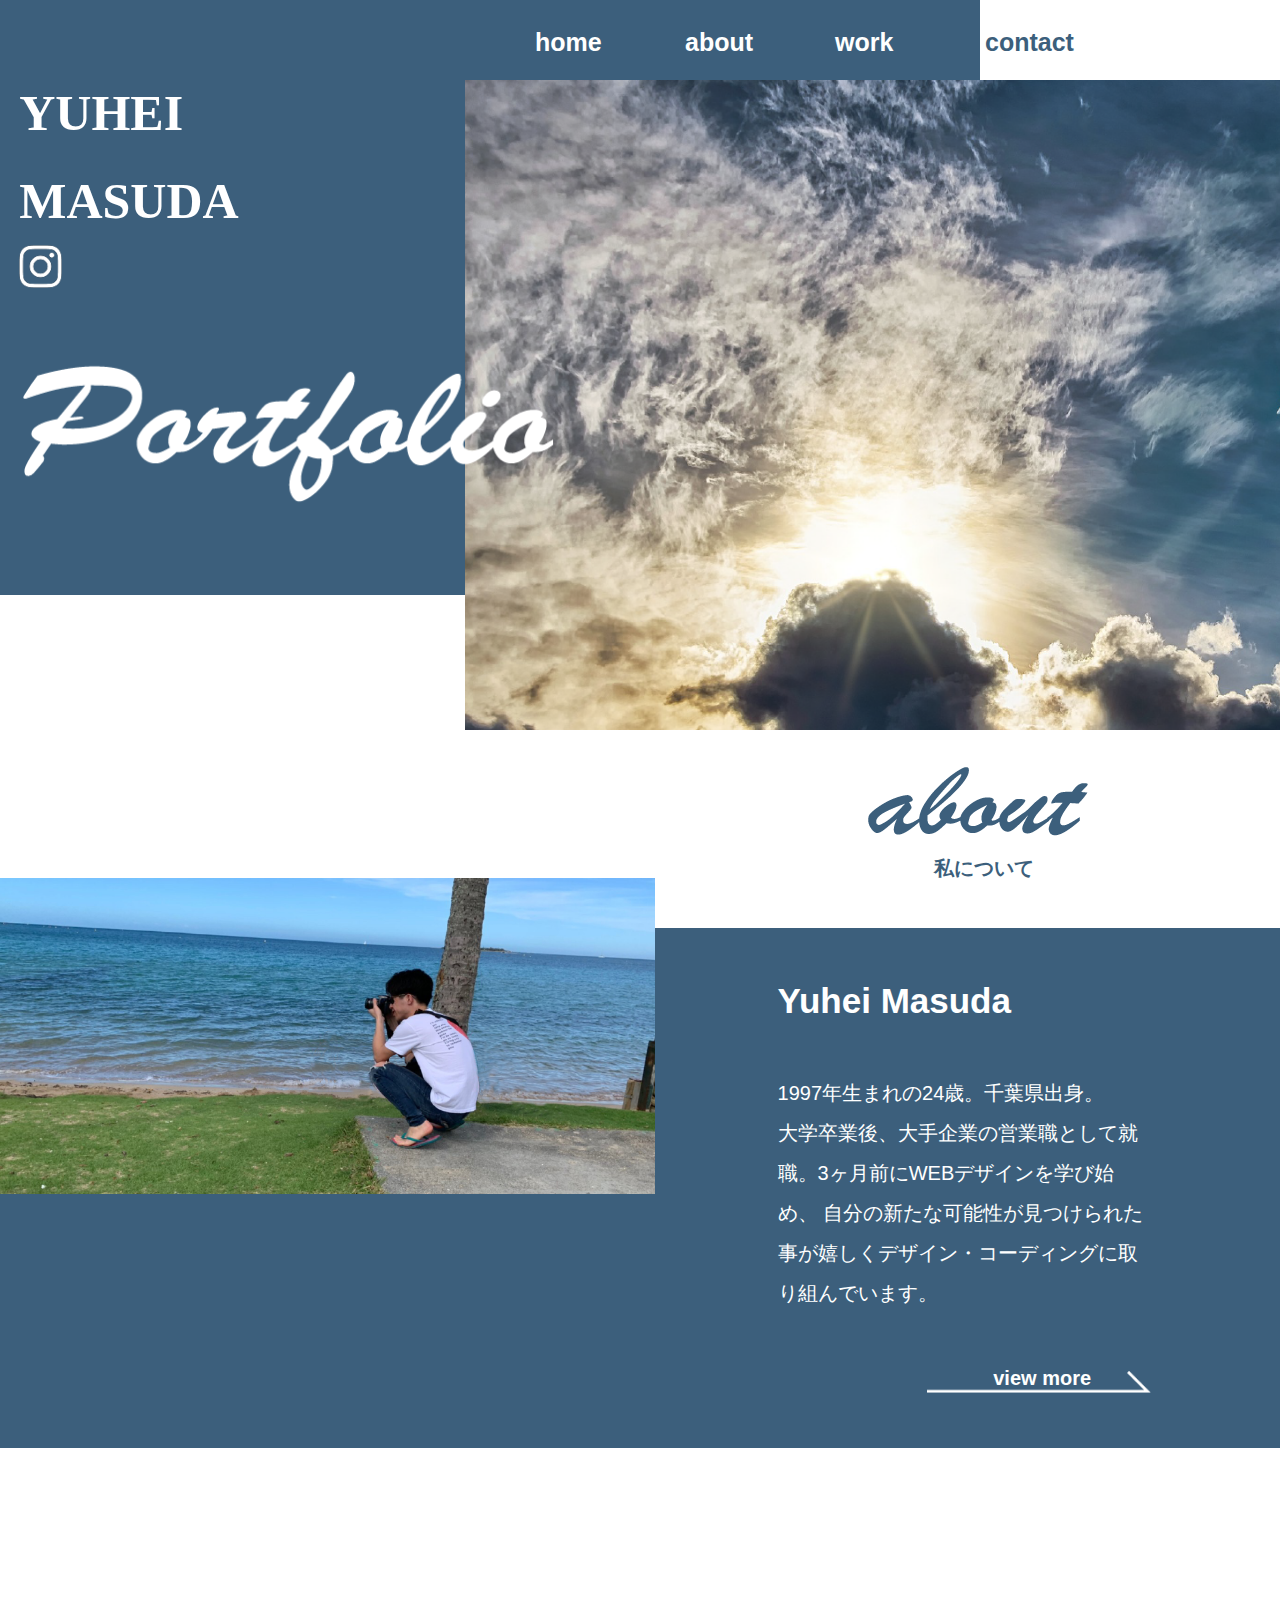
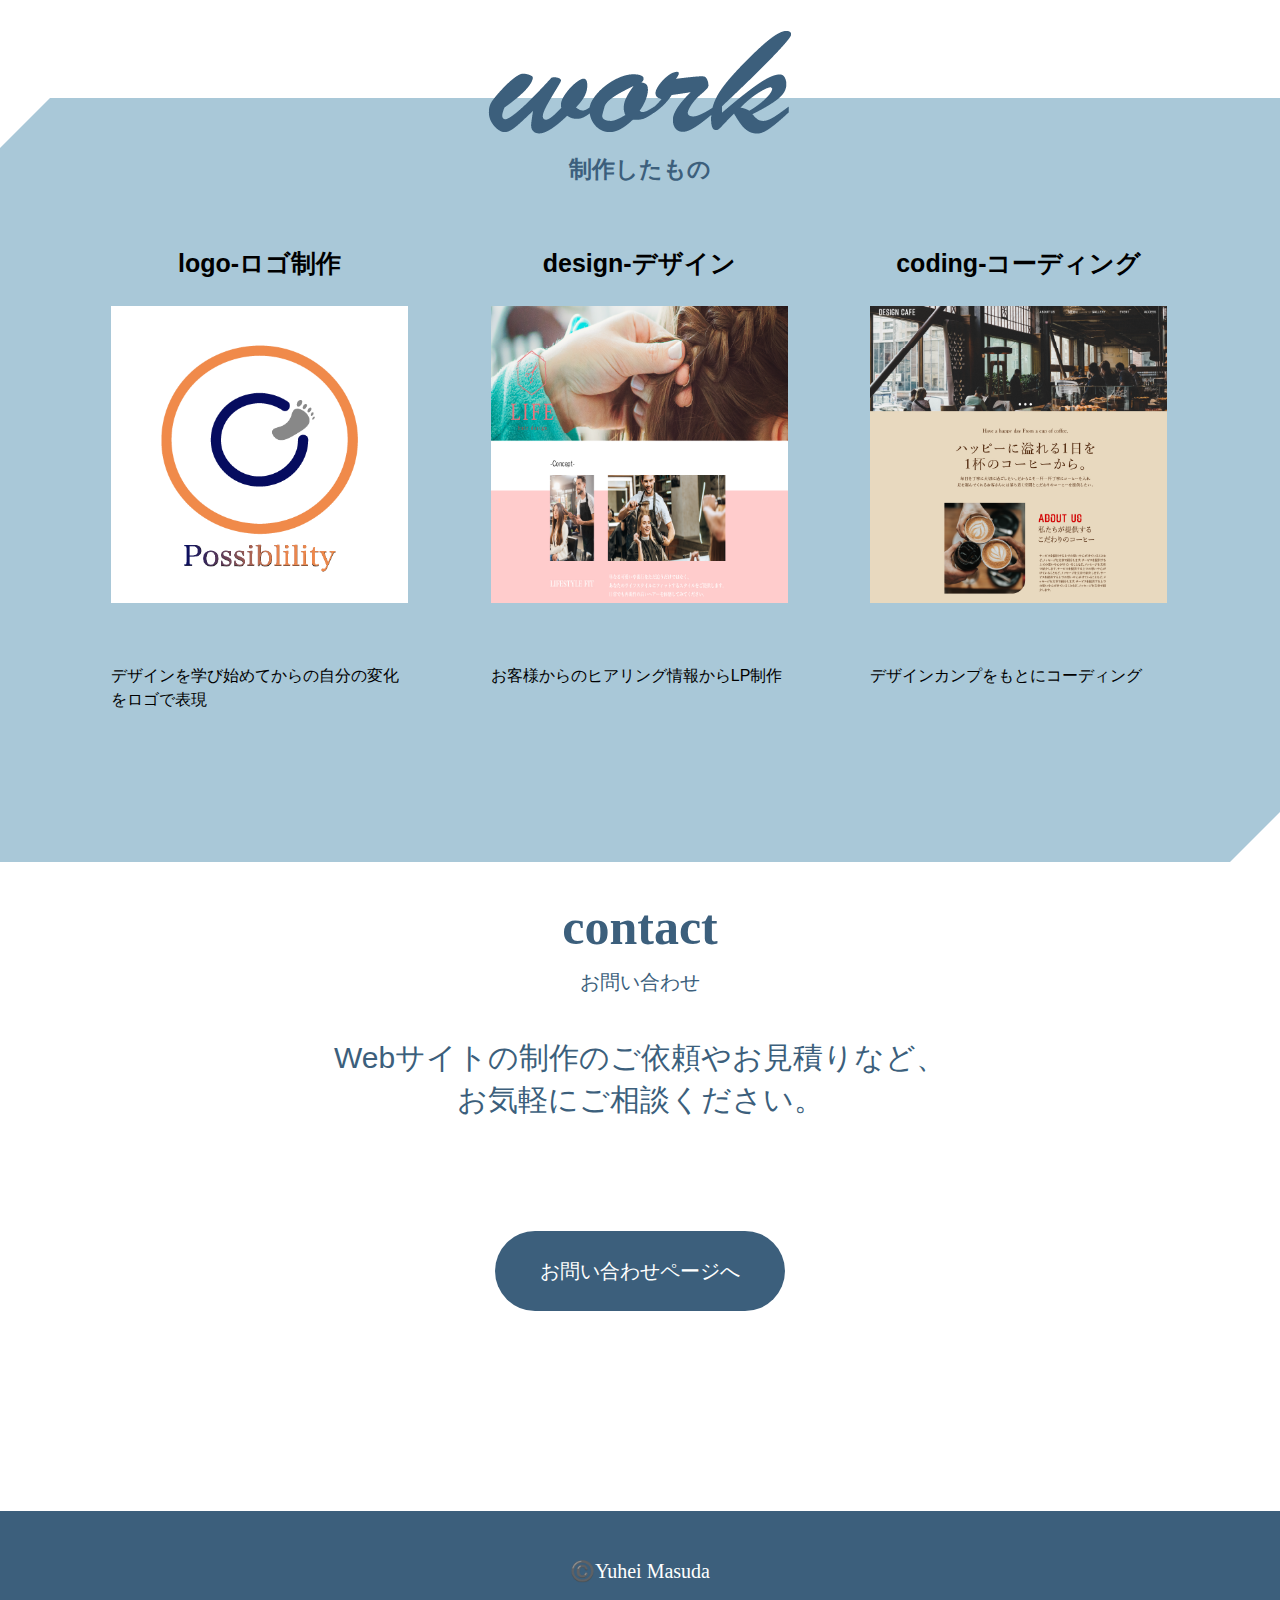
<file: index.html>
<!DOCTYPE html>
<html lang="ja">

<head>
    <meta charset="UTF-8">
    <meta http-equiv="X-UA-Compatible" content="IE=edge">
    <meta name="viewport" content="width=device-width, initial-scale=1.0">
    <title>Yuhei Masuda</title>
    <meta name="description" content="yuheiのポートフォリオ">
    <link rel="stylesheet" href="css/style.css">
    <script src="https://ajax.googleapis.com/ajax/libs/jquery/3.6.0/jquery.min.js"></script>

</head>

<body>
    <!-- ヘッダー -->
    <header id="home">
        <div class="header_overall">
            <div class="header_container">
                <div class="header_name">
                    <h1>YUHEI<br>MASUDA</h1>
                    <nav class="header_sns">
                        <!-- <img src="images/pc_twitter.png" alt="Twitterロゴ"> -->
                        <a href="https://www.instagram.com/yuuuhei_920/" target="_blank"><img src="images/pc_insta.png"
                                alt="instaロゴ"></a>
                    </nav>
                    <div class="header_text">
                        <img src="images/pc_portfolio.png" alt="portfolio文字">
                    </div>
                </div>
                <div class="header_wrap">
                    <nav class="pc_nav">
                        <ul>
                            <li><a href="#home">home</a></li>
                            <li><a href="#about">about</a></li>
                            <li><a href="#work">work</a></li>
                            <li><a href="contact.html"><span>contact</span></a></li>

                        </ul>
                    </nav>
                </div>
            </div>
        </div>
        <div class="header_photo">
            <img src="images/pc_header.png" alt="空の写真">
        </div>
        <!-- sp版-------------------------------------------------  -->
        <div class="sp_header_container">
            <h1>YUHEI<br><span>MASUDA</span></h1>
            <div class="sp_header_back">
                <picture class="sp_header_photo">
                    <source srcset="images/sp_header_767.png" media="(max-width:767px)">
                    <img src="images/pc_header.png" alt="空の写真">
                </picture>
            </div>
            <div class="mojiphoto">
                <img src="images/sp_portfolio.png" alt="portfolio文字">
            </div>
            <div class="sp_menu_btn"><span></span></div>
            <nav class="sp_nav">
                <ul>
                    <li><a href="#home">home</a></li>
                    <li><a href="#about">about</a></li>
                    <li><a href="#work">work</a></li>
                    <li><a href="contact.html"><span>contact</span></a>
                    </li>
                </ul>
            </nav>

        </div>
    </header>


    <!-- about --------------------->

    <section class="about" id="about">
        <div class="about_container">
            <div class="main_div">
                <h2 class="tittle_about">
                    <img src="images/pc_about_1.png" alt="about文字">
                    <p>私について</p>
                </h2>
            </div>
            <div class="about_wrap">
                <div class="main_about_width">
                    <div class="about_photo">
                        <img src="images/pc_about.png" alt="カメラで撮影してる">
                    </div>

                    <div class="about_text">
                        <div>Yuhei Masuda</div>
                        <p>1997年生まれの24歳。千葉県出身。<br>
                            大学卒業後、大手企業の営業職として就職。3ヶ月前にWEBデザインを学び始め、
                            自分の新たな可能性が見つけられた事が嬉しくデザイン・コーディングに取り組んでいます。
                        </p>
                        <a href="about.html">
                            <div class="about_more">
                                <p>view more</p>
                                <img src="images/pc_yajirushi.png" alt="矢印">
                            </div>
                        </a>
                    </div>
                </div>
            </div>

        </div>

        <!-- aboutのsp版ーーーーーーーーーー -->

        <div class="sp_about_container">
            <div class="sp_about_content">
                <div class="sp_about_photo">
                    <picture>
                        <source srcset="images/sp_about.png" media="(max-width:376px)">
                        <img src="images/pc_about.png" alt="sp版の自分の写真">
                    </picture>
                </div>
                <h2 class="sp_tittle_about">
                    <img src="images/sp_about_text.png" alt="about文字">
                    <p>私について</p>
                </h2>
                <div class="sp_about_text">
                    <div>Yuhei Masuda</div>
                    <p>1997年生まれの24歳。千葉県出身。<br>
                        大学卒業後、大手企業の営業職として就職。3ヶ月前にWEBデザインを学び始め、
                        自分の新たな可能性が見つけられた事が嬉しくデザイン・コーディングに取り組んでいます。
                    </p>
                    <a href="about.html">
                        <div class="sp_about_more">
                            <p>view more</p>
                            <picture>
                                <source srcset="images/sp_yajirusi.png" media="(max-width:767px)">
                                <img src="images/pc_yajirushi.png" alt="矢印">
                            </picture>
                        </div>
                    </a>
                </div>
            </div>
        </div>
    </section>


    <!-- work------------------ -->
    <section class="work" id="work">
        <div class="work_container">
            <div class="main_div">
                <h2 class="tittle_work">
                    <picture>
                        <source srcset="images/sp_work_text.png" media="(max-width:767px)">
                        <img src="images/pc_work.png" alt="workの文字">
                    </picture>
                    <p>制作したもの</p>
                </h2>
                <div class="work_wrap">
                    <div class="work_three">
                        <h3>logo-ロゴ制作</h3>
                        <img src="images/pc_work_logo.png" alt="制作したロゴ">
                        <p>デザインを学び始めてからの自分の変化をロゴで表現</p>
                    </div>
                    <div class="work_three">
                        <h3>design-デザイン</h3>
                        <img src="images/pc_work_design.png" alt="デザイン作品">
                        <p>お客様からのヒアリング情報からLP制作</p>
                    </div>
                    <div class="work_three">
                        <h3>coding-コーディング</h3>
                        <img src="images/pc_work_cording.png" alt="コーディング作品">
                        <p>デザインカンプをもとにコーディング</p>
                    </div>
                </div>
            </div>
        </div>
    </section>

    <!-- contact ----------------------------->
    <main class="main">
        <section class="contact" id="contact">
            <div class="contact_container">
                <div class="tittle_contact">
                    <h2>contact</h2>
                    <p>お問い合わせ</p>
                </div>
                <div class="wrap_contact">
                    Webサイトの制作のご依頼やお見積りなど、<br>
                    お気軽にご相談ください。
                </div>
                <a href="contact.html">
                    <div class="contact_button">
                        お問い合わせページへ
                    </div>
                </a>
            </div>
        </section>
    </main>

    <!-- フッター ------------------------------->
    <footer class="footer">

        <p>©️Yuhei Masuda</p>

        <a href="https://www.instagram.com/yuuuhei_920/" target="_blank"> <img src="images/sp_insta.png"
                alt="インスタロゴ"></a>

    </footer>

    <script>
        $(function () {
            $('.sp_menu_btn,.sp_nav li').click(function () {
                $('.sp_nav').fadeToggle();
                $('.sp_menu_btn').toggleClass('open');

            });
            // $('sp_nav a,.sp_menu_btn').click(function () {
            //     $('.sp_nav').fadeToggle;
            //     $('.sp_menu_btn').toggleClass('close');
            // });
        });
    </script>
</body>

</html>
</file>
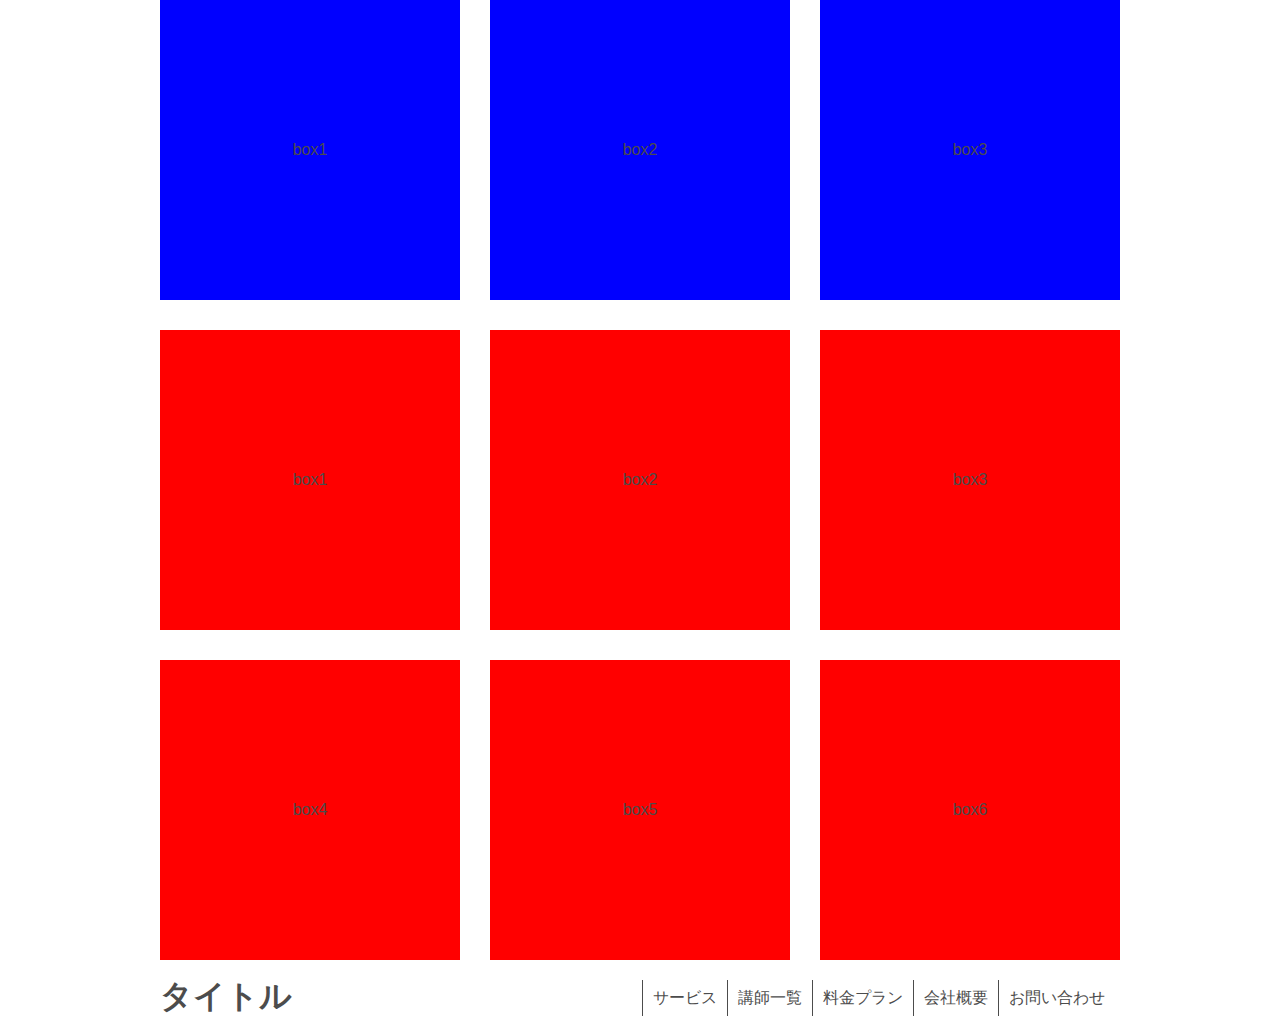
<file: work1-1/index.html>
<!DOCTYPE html>
<html lang="ja">

<head>
    <meta charset="UTF-8">
    <meta http-equiv="X-UA-Compatible" content="IE=edge">
    <meta name="viewport" content="width=device-width, initial-scale=1.0">
    <title>第２回課題</title>
    <link rel="stylesheet" href="css/style.css">

</head>

<body>
    <div class="wrap">
        <div>box1</div>
        <div>box2</div>
        <div>box3</div>
    </div>


    <div class="style">
        <div>box1</div>
        <div>box2</div>
        <div>box3</div>
        <div>box4</div>
        <div>box5</div>
        <div>box6</div>

    </div>


    <header class="title">
        <h1>タイトル</h1>
        <nav class="nav">
            <ul class="content">
                <li class="max">サービス</li>
                <li>講師一覧</li>
                <li>料金プラン</li>
                <li>会社概要</li>
                <li>お問い合わせ</li>
            </ul>
        </nav>
    </header>


</body>

</html>
</file>
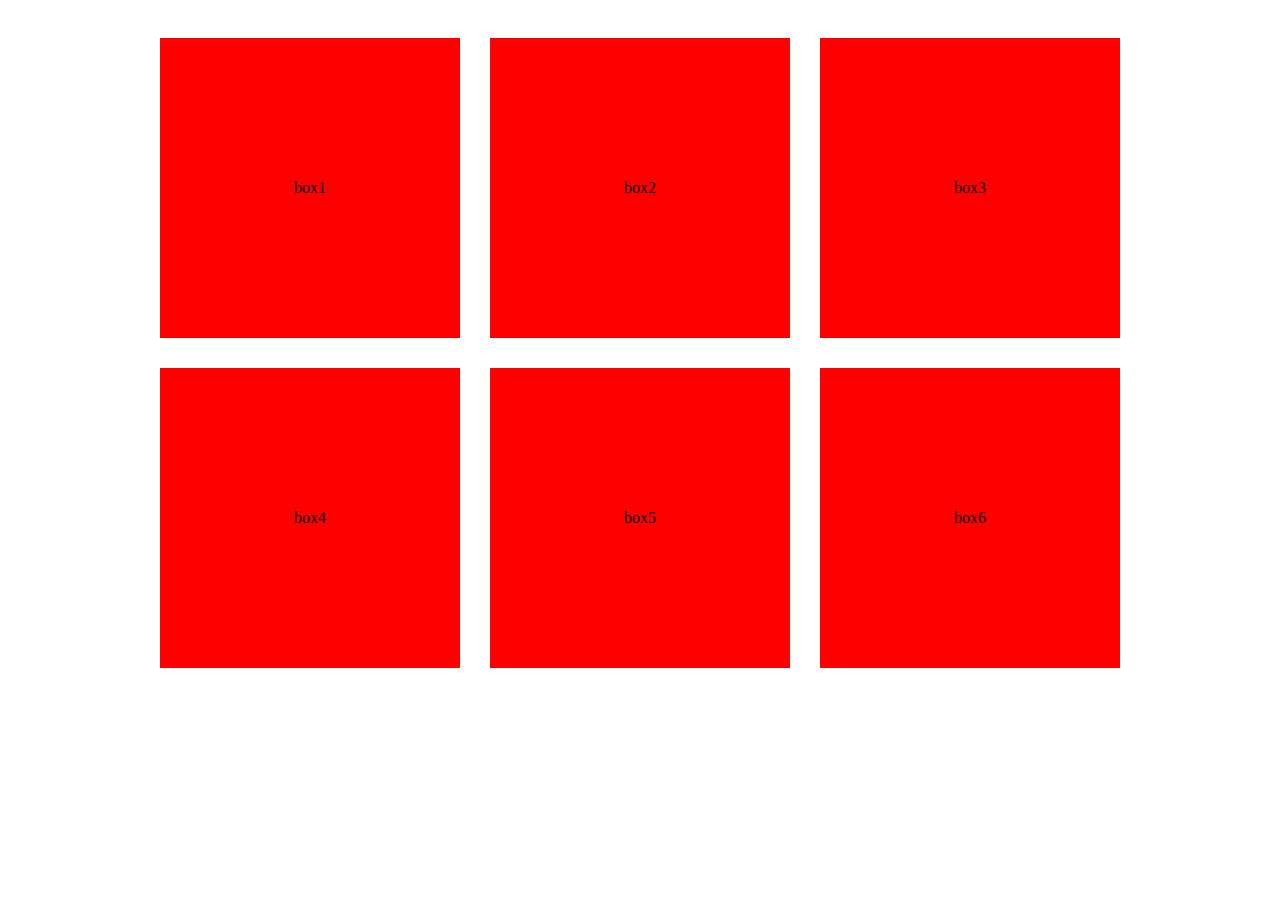
<file: work1-2/index.html>
<!DOCTYPE html>
<html lang="en">

<head>
    <meta charset="UTF-8">
    <meta http-equiv="X-UA-Compatible" content="IE=edge">
    <meta name="viewport" content="width=device-width, initial-scale=1.0">
    <title>work1-2</title>
    <link rel="stylesheet" href="css/style.css">


</head>

<body>
    <div class="wrap">
        <div>box1</div>
        <div>box2</div>
        <div>box3</div>
        <div>box4</div>
        <div>box5</div>
        <div>box6</div>

    </div>


</body>

</html>
</file>
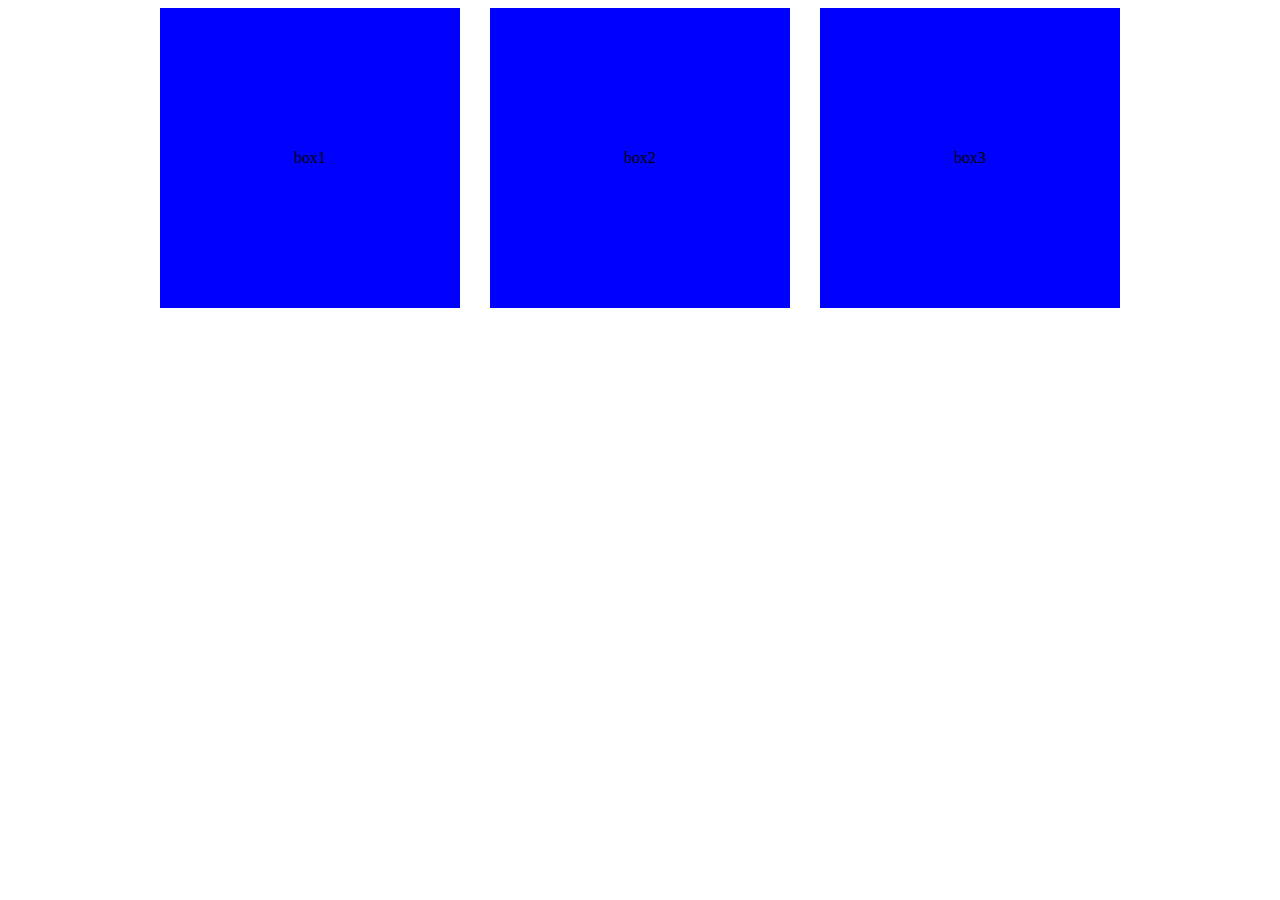
<file: 第２回課題　益田悠平/index.html>
<!DOCTYPE html>
<html lang="ja">

<head>
    <meta charset="UTF-8">
    <meta http-equiv="X-UA-Compatible" content="IE=edge">
    <meta name="viewport" content="width=device-width, initial-scale=1.0">
    <title>第２回課題</title>
    <link rel="stylesheet" href="css/style.css">

</head>

<body>
    <div class="wrap">
        <div>box1</div>
        <div>box2</div>
        <div>box3</div>
    </div>


</body>

</html>
</file>
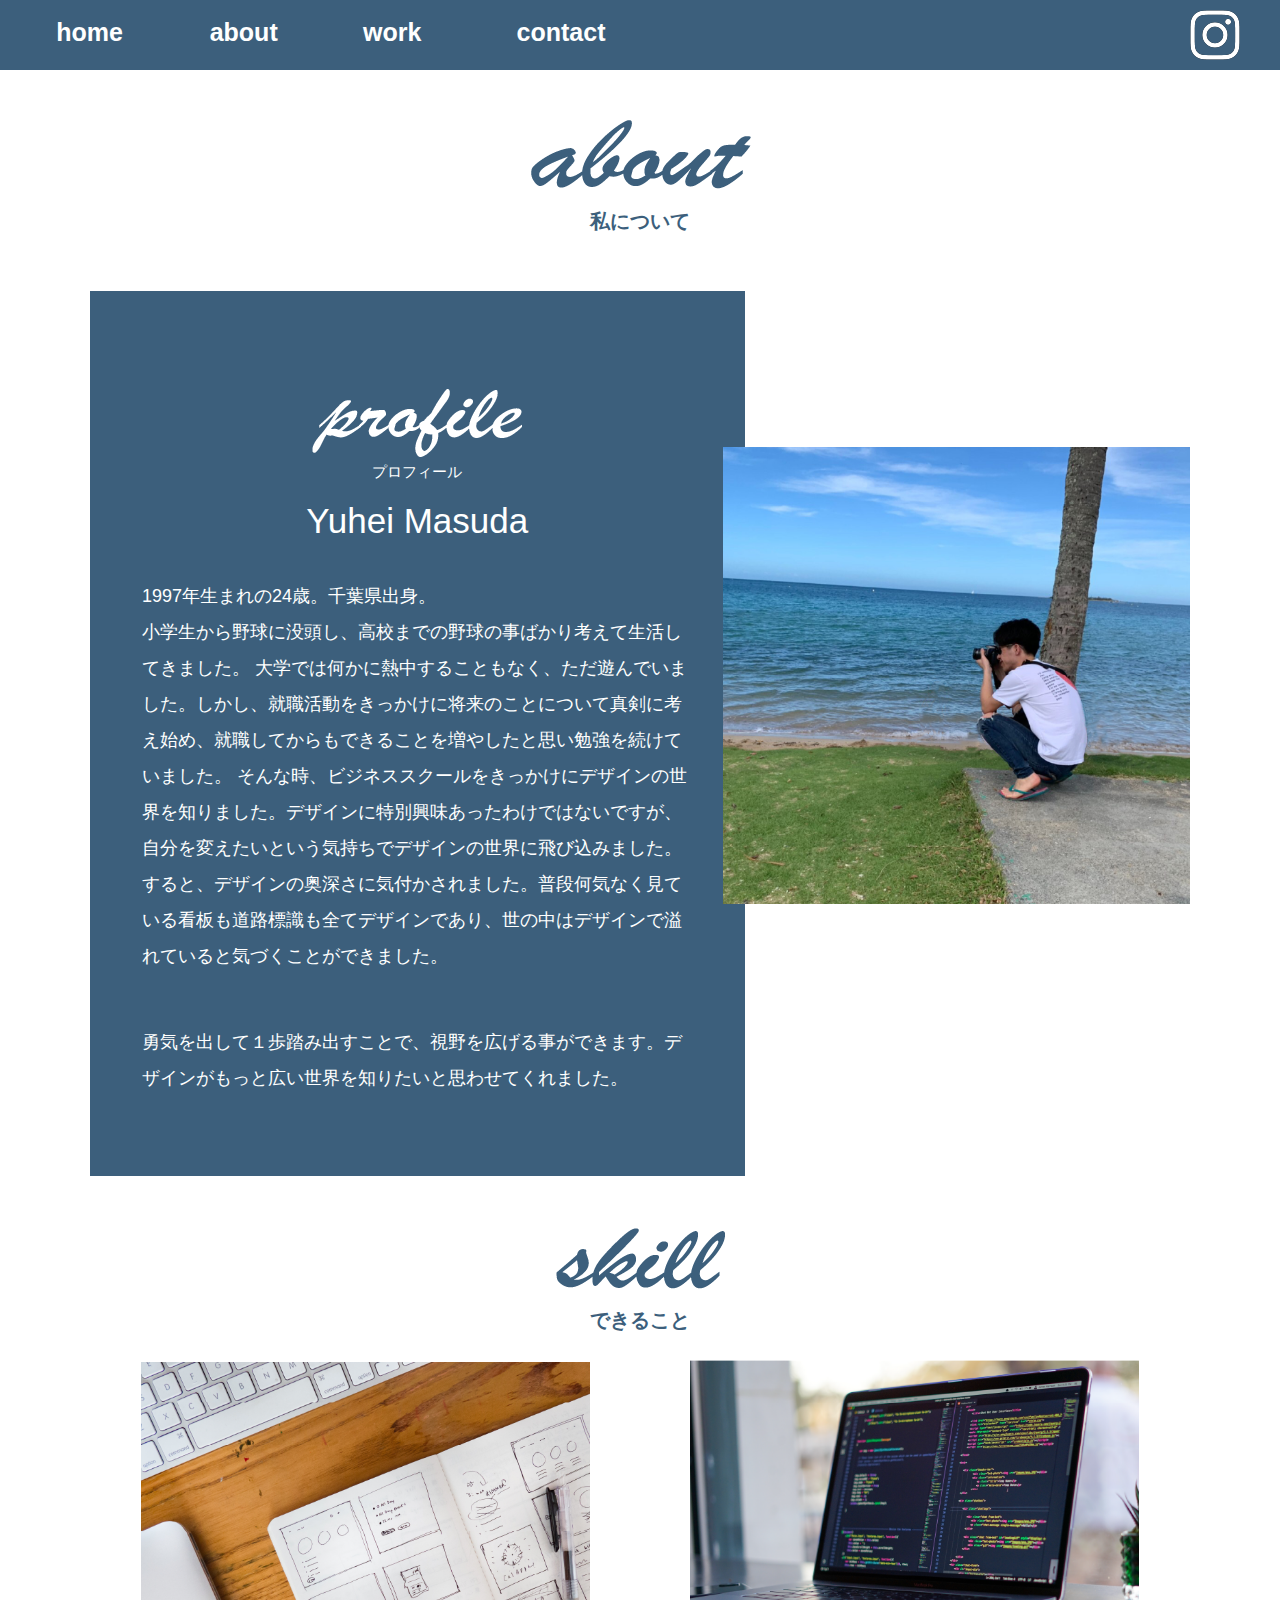
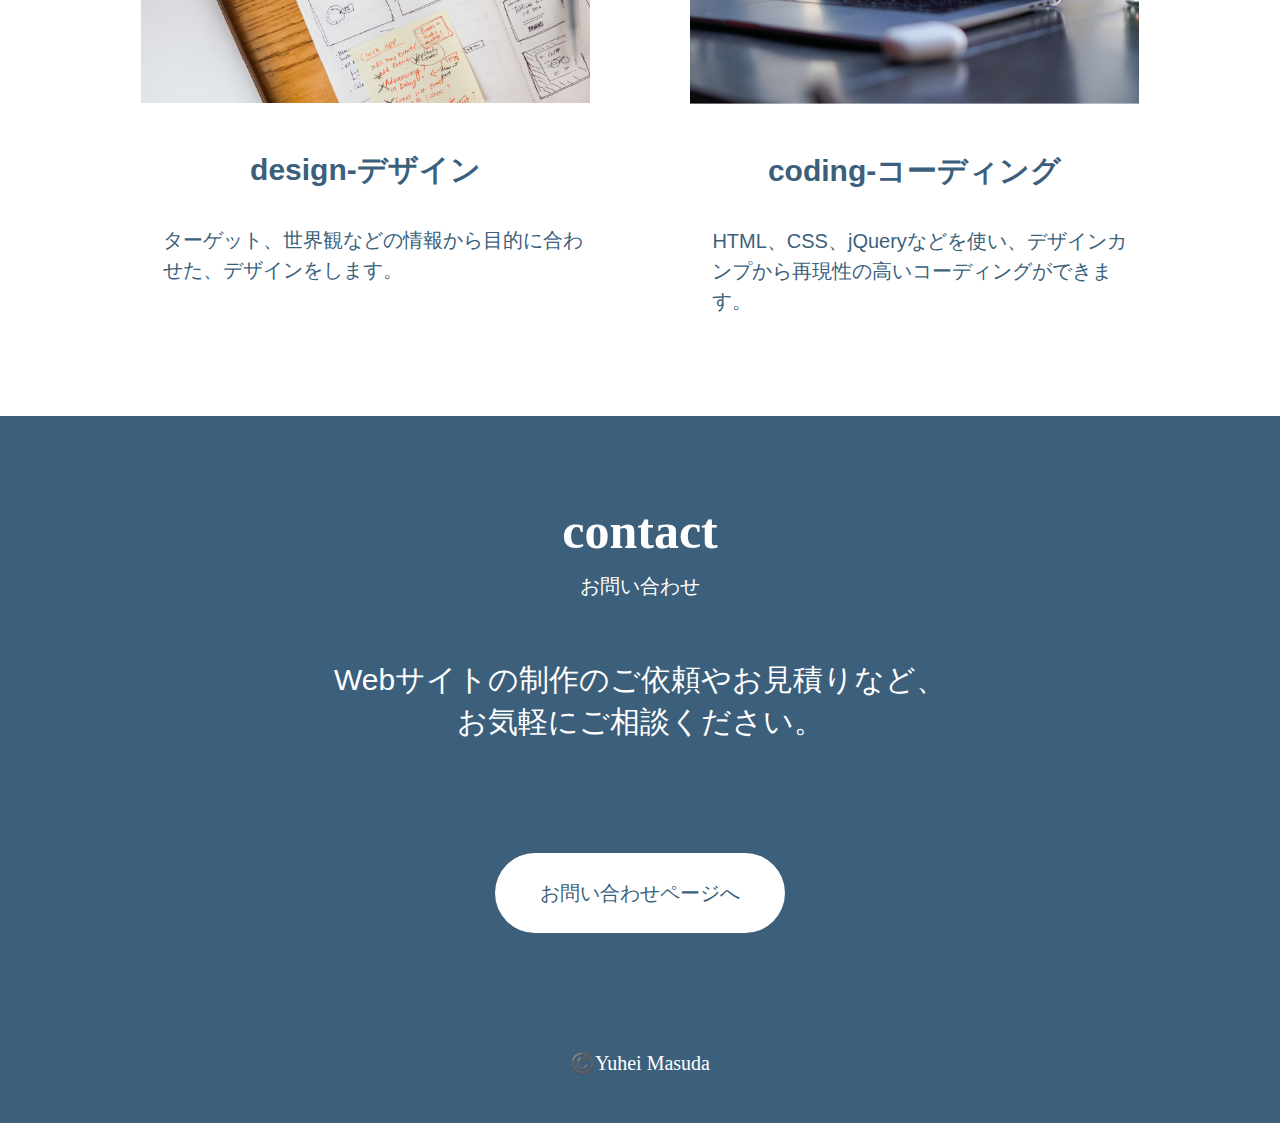
<file: about.html>
<!DOCTYPE html>
<html lang="ja">

<head>
    <meta charset="UTF-8">
    <meta http-equiv="X-UA-Compatible" content="IE=edge">
    <meta name="viewport" content="width=device-width, initial-scale=1.0">
    <title>Yuhei Masuda</title>
    <link rel="stylesheet" href="css/style.css">
    <meta name="description" content="yuheiのポートフォリオ">
    <script src="https://ajax.googleapis.com/ajax/libs/jquery/3.6.0/jquery.min.js"></script>
    <link rel="stylesheet" href="css/style.css">
</head>

<body>

    <!-- ヘッダーーーーーーーーーーーーーーーーー -->
    <header>
        <div class="about_header">
            <!-- <main class="main"> -->
            <nav class="pc_nav_about">
                <ul>
                    <li><a href="index.html">home</a></li>
                    <li><a href="about.html">about</a></li>
                    <li><a href="index.html">work</a></li>
                    <li><a href="contact.html">contact</a></li>

                </ul>
            </nav>
            <span>
                <a href="https://www.instagram.com/yuuuhei_920/" target="_blank"><img src="images/pc_insta.png"
                        alt="インスタロゴ"></a>
                <!-- <img src="images/pc_twitter.png" alt="Twitterロゴ"> -->

            </span>
            <!-- </main> -->
        </div>
        <div class="sp_header_about">
            <div class="sp_menu_about_btn"><span></span></div>
            <nav class="sp_nav_about">
                <ul>
                    <li><a href="index.html">home</a></li>
                    <li><a href="about.html">about</a></li>
                    <li><a href="index.html">work</a></li>
                    <li><a href="contact.html">contact</a></li>
                </ul>
            </nav>
        </div>
    </header>
    <!-- アバウト詳細ーーーーーーーーーーーーーーーーーーーーー -->
    <main class="main">
        <section class="about_detail">
            <h1 class="about_letter">
                <picture>
                    <source srcset="images/about_detail_text.png" media="(max-width:767px)">
                    <img src="images/pc_about_1.png" alt="about文字">
                </picture>
                <p>私について</p>
            </h1>
            <div class="about_main">
                <div class="about_detail_container">
                    <h2>
                        <img src="images/pc_profile.png" alt="profile文字">
                    </h2>
                    <span>プロフィール</span>
                    <div>Yuhei Masuda</div>
                    <p>1997年生まれの24歳。千葉県出身。<br>
                        小学生から野球に没頭し、高校までの野球の事ばかり考えて生活してきました。
                        大学では何かに熱中することもなく、ただ遊んでいました。しかし、就職活動をきっかけに将来のことについて真剣に考え始め、就職してからもできることを増やしたと思い勉強を続けていました。
                        そんな時、ビジネススクールをきっかけにデザインの世界を知りました。デザインに特別興味あったわけではないですが、自分を変えたいという気持ちでデザインの世界に飛び込みました。
                        すると、デザインの奥深さに気付かされました。普段何気なく見ている看板も道路標識も全てデザインであり、世の中はデザインで溢れていると気づくことができました。
                    </p>

                    <p class="about_content">
                        勇気を出して１歩踏み出すことで、視野を広げる事ができます。デザインがもっと広い世界を知りたいと思わせてくれました。
                    </p>
                </div>

            </div>
            <div class="about_deatail_photo">
                <img src="images/pc_about_detail.png" alt="aboutの自分の写真">
            </div>
            <!-- sp版のabout詳細-------------- -->
            <div class="sp_about_detail">
                <div class="sp_aboutdetail_content">
                    <div class="sp_aboutdetail_photo">
                        <picture>
                            <source srcset="images/sp_about_detail_767.png" media="(max-width:767px)">
                            <img src="images/pc_about_detail.png" alt="sp版の自分の写真">
                        </picture>
                    </div>
                    <h2 class="sp_tittle_aboutdetail">
                        <img src="images/sp_profile.png" alt="profile文字">
                        <p>プロフィール</p>
                    </h2>

                    <div class="sp_aboutdetail_text">
                        <div>Yuhei Masuda</div>
                        <p>1997年生まれの24歳。千葉県出身。<br>
                            小学生から野球に没頭し、高校までの野球の事ばかり考えて生活してきました。
                            大学では何かに熱中することもなく、ただ遊んでいました。しかし、就職活動をきっかけに将来のことについて真剣に考え始め、就職してからもできることを増やしたと思い勉強を続けていました。
                            そんな時、ビジネススクールをきっかけにデザインの世界を知りました。デザインに特別興味あったわけではないですが、自分を変えたいという気持ちでデザインの世界に飛び込みました。
                            すると、デザインの奥深さに気付かされました。普段何気なく見ている看板も道路標識も全てデザインであり、世の中はデザインで溢れていると気づくことができました。
                        </p>
                        <p class="sp_aboutdetail_content">
                            勇気を出して１歩踏み出すことで、視野を広げる事ができます。デザインがもっと広い世界を知りたいと思わせてくれました。
                        </p>
                    </div>
                </div>
            </div>
        </section>
        <!-- スキルーーーーーーーーーーーーーーーーーーーー -->


        <section class="skill">
            <h1 class="skill_tittle">
                <picture>
                    <source srcset="images/sp_skill_text.png" media="(max-width:767px)">
                    <img src="images/pc_skill.png" alt="skill文字">
                </picture>
                <p>できること</p>
            </h1>
            <div class="skill_container">
                <div class="wrap_skill">
                    <picture>
                        <source srcset="images/sp_skill_design.png" media="(max-width:376px)">
                        <img src="images/pc_skill_design.png" alt="デザインしてる画像">
                    </picture>
                    <div>design-デザイン</div>
                    <p>ターゲット、世界観などの情報から目的に合わせた、デザインをします。</p>
                </div>
                <div class="wrap_skill">
                    <picture>
                        <source srcset="images/sp_skill_cording.png" media="(max-width:376px)">
                        <img src="images/pc_skill_coding.png" alt="コーディングしている画像">
                    </picture>
                    <div>coding-コーディング</div>
                    <p>HTML、CSS、jQueryなどを使い、デザインカンプから再現性の高いコーディングができます。</p>
                </div>
            </div>
        </section>
    </main>
    <!-- コンタクトーーーーーーーーーーーーーーーーーーーーーーーーー -->
    <section class="contact_about" id="contact">
        <div class="main_div">
            <div class="contact_about_container">
                <div class="tittle_about_contact">
                    <h2>contact</h2>
                    <p>お問い合わせ</p>
                </div>
                <div class="wrap_about_contact">
                    Webサイトの制作のご依頼やお見積りなど、<br>
                    お気軽にご相談ください。
                </div>
                <a href="contact.html">
                    <div class="contact_about_button">
                        お問い合わせページへ
                    </div>
                </a>
            </div>
        </div>
    </section>
    <!-- フッターーーーーーーーーーーーーーーーーーーーーー -->
    <footer class="footer_about">

        <p>©️Yuhei Masuda</p>
        <a href="https://www.instagram.com/yuuuhei_920/" target="_blank"><img src="images/sp_insta.png"
                alt="インスタロゴ"></a>

    </footer>
    <script>
        $(function () {
            $('.sp_menu_about_btn,.sp_nav_about li').click(function () {
                $('.sp_nav_about').fadeToggle();
                $('.sp_menu_about_btn').toggleClass('open');
            });
        });
    </script>
</body>

</html>
</file>
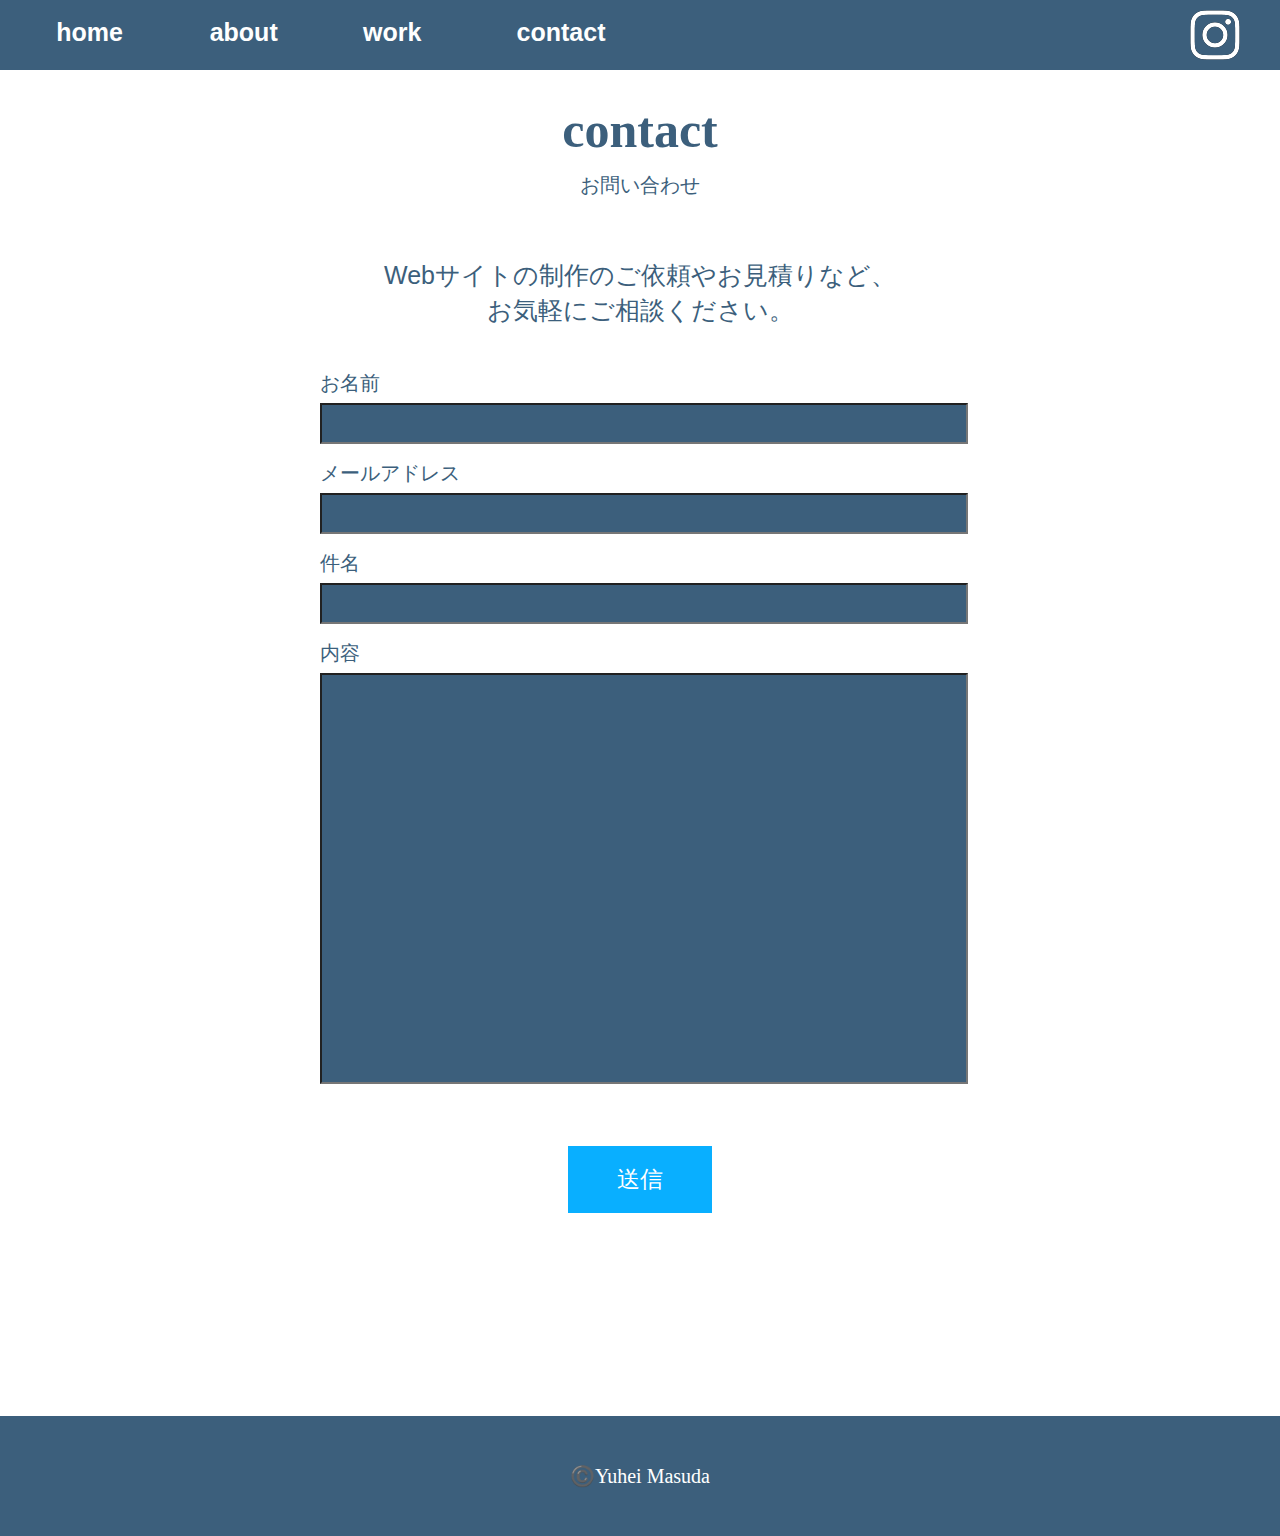
<file: contact.html>
<!DOCTYPE html>
<html lang="ja">

<head>
    <meta charset="UTF-8">
    <meta http-equiv="X-UA-Compatible" content="IE=edge">
    <meta name="viewport" content="width=device-width, initial-scale=1.0">
    <title>Yuhei Masuda</title>
    <meta name="description" content="yuheiのポートフォリオ">
    <link rel="stylesheet" href="css/style.css">
    <script src="https://ajax.googleapis.com/ajax/libs/jquery/3.6.0/jquery.min.js"></script>

</head>

<body>
    <!-- ヘッダーーーーーーーーーーーーーーーーー -->
    <header>
        <div class="about_header">
            <!-- <main class="main"> -->
            <nav class="pc_nav_about">
                <ul>
                    <li><a href="index.html">home</a></li>
                    <li><a href="about.html">about</a></li>
                    <li><a href="index.html">work</a></li>
                    <li><a href="contact.html">contact</a></li>

                </ul>
            </nav>
            <span>
                <a href="https://www.instagram.com/yuuuhei_920/" target="_blank">
                    <img src="images/pc_insta.png" alt="インスタロゴ">
                </a>
                <!-- <img src="images/pc_twitter.png" alt="Twitterロゴ"> -->

            </span>
            <!-- </main> -->
        </div>
        <div class="sp_header_about">
            <div class="sp_menu_btn"><span></span></div>
            <nav class="sp_nav_about">
                <ul>
                    <li><a href="index.html">home</a></li>
                    <li><a href="about.html">about</a></li>
                    <li><a href="index.html">work</a></li>
                    <li><a href="contact.html">contact</a></li>
                </ul>
            </nav>
        </div>
    </header>
    <!-- コンタクトーーーーーーーーーーーーーー -->
    <main class="main">
        <section class="contact_detail">
            <div class="contact_detail_container">
                <div class="tittle_detail_contact">
                    <h1>contact</h1>
                    <p>お問い合わせ</p>
                </div>
                <div class="wrap_detail_contact">
                    Webサイトの制作のご依頼やお見積りなど、<br>
                    お気軽にご相談ください。
                </div>
                <form
                    action="https://docs.google.com/forms/u/0/d/e/1FAIpQLSfNYiCy5DDFSdQHHzX2AyaCH0U68akLRPH5H2MQo-c8zWTGpA/formResponse">
                    <div class="contact_field">
                        <p>お名前</p>
                        <div>
                            <label for="name">
                                <input type="your-name" name="entry.1117204555" value="">
                            </label>
                        </div>
                    </div>
                    <div class="contact_field">
                        <p>メールアドレス</p>
                        <div>
                            <label for="your-email">
                                <input id="your-name" type="text" name="entry.1050226551" value="">
                            </label>
                        </div>
                    </div>
                    <div class="contact_field">
                        <p>件名</p>
                        <div>
                            <label for="your-massege">
                                <input type="your-massege" name="entry.1018419271" value="">
                            </label>
                        </div>
                    </div>
                    <div class="contact_field">
                        <p>内容</p>
                        <div class="box">
                            <label for="text">
                                <input type="text" name="entry.1192422899" value="">
                            </label>


                            <!-- <input type="your-massege" name="entry.1117204555" value=""> -->

                        </div>
                    </div>
                    <div class="send_button"><button type="submit" class="btn">送信</button>

                    </div>
                </form>

            </div>

        </section>
    </main>

    <!-- フッターーーーーーーーーーーーーーーーーーーーー -->
    <footer class="footer">

        <p>©️Yuhei Masuda</p>
        <a href="https://www.instagram.com/yuuuhei_920/" target="_blank">
            <img src="images/sp_insta.png" alt="インスタロゴ">
        </a>

    </footer>

    <script>
        $(function () {
            $('.sp_menu_btn,sp_nav_about li').click(function () {
                $('.sp_nav_about').fadeToggle();
                $('.sp_menu_btn').toggleClass('open');
            });
        });
    </script>
</body>

</html>
</file>
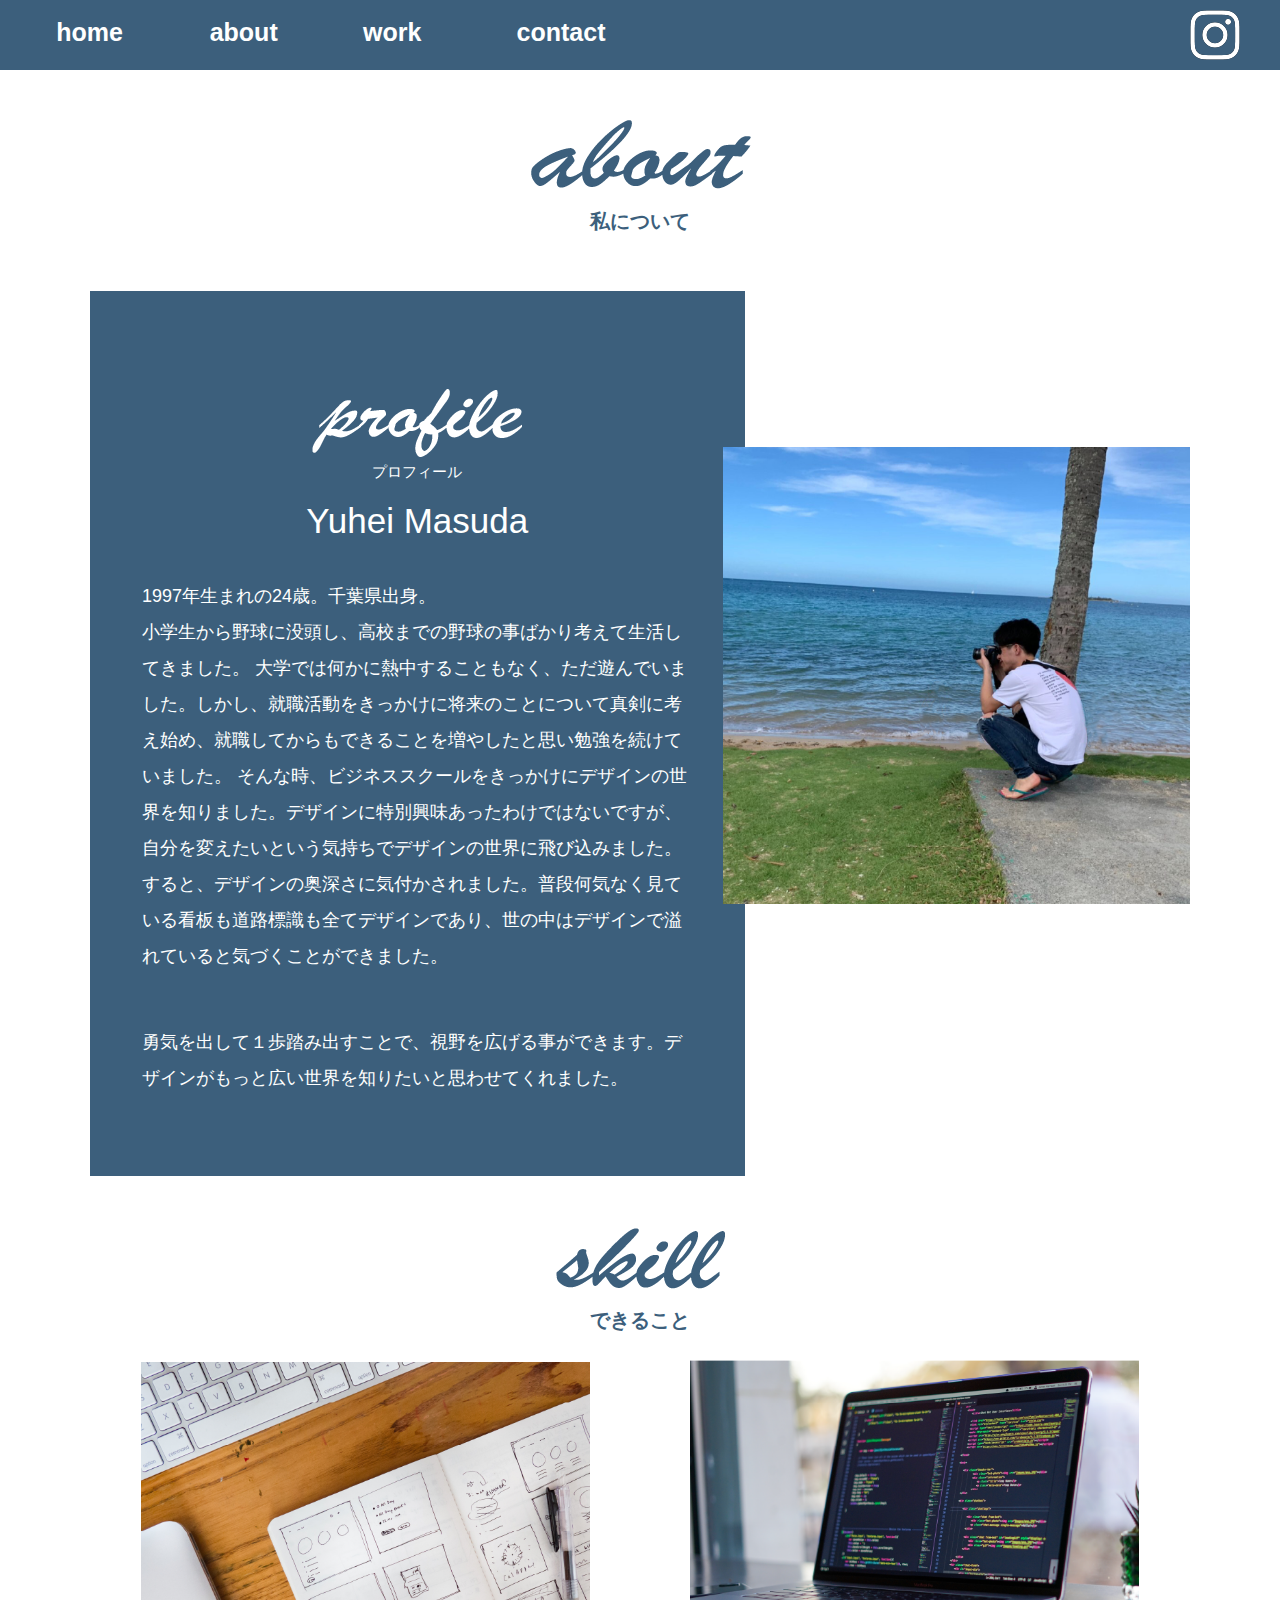
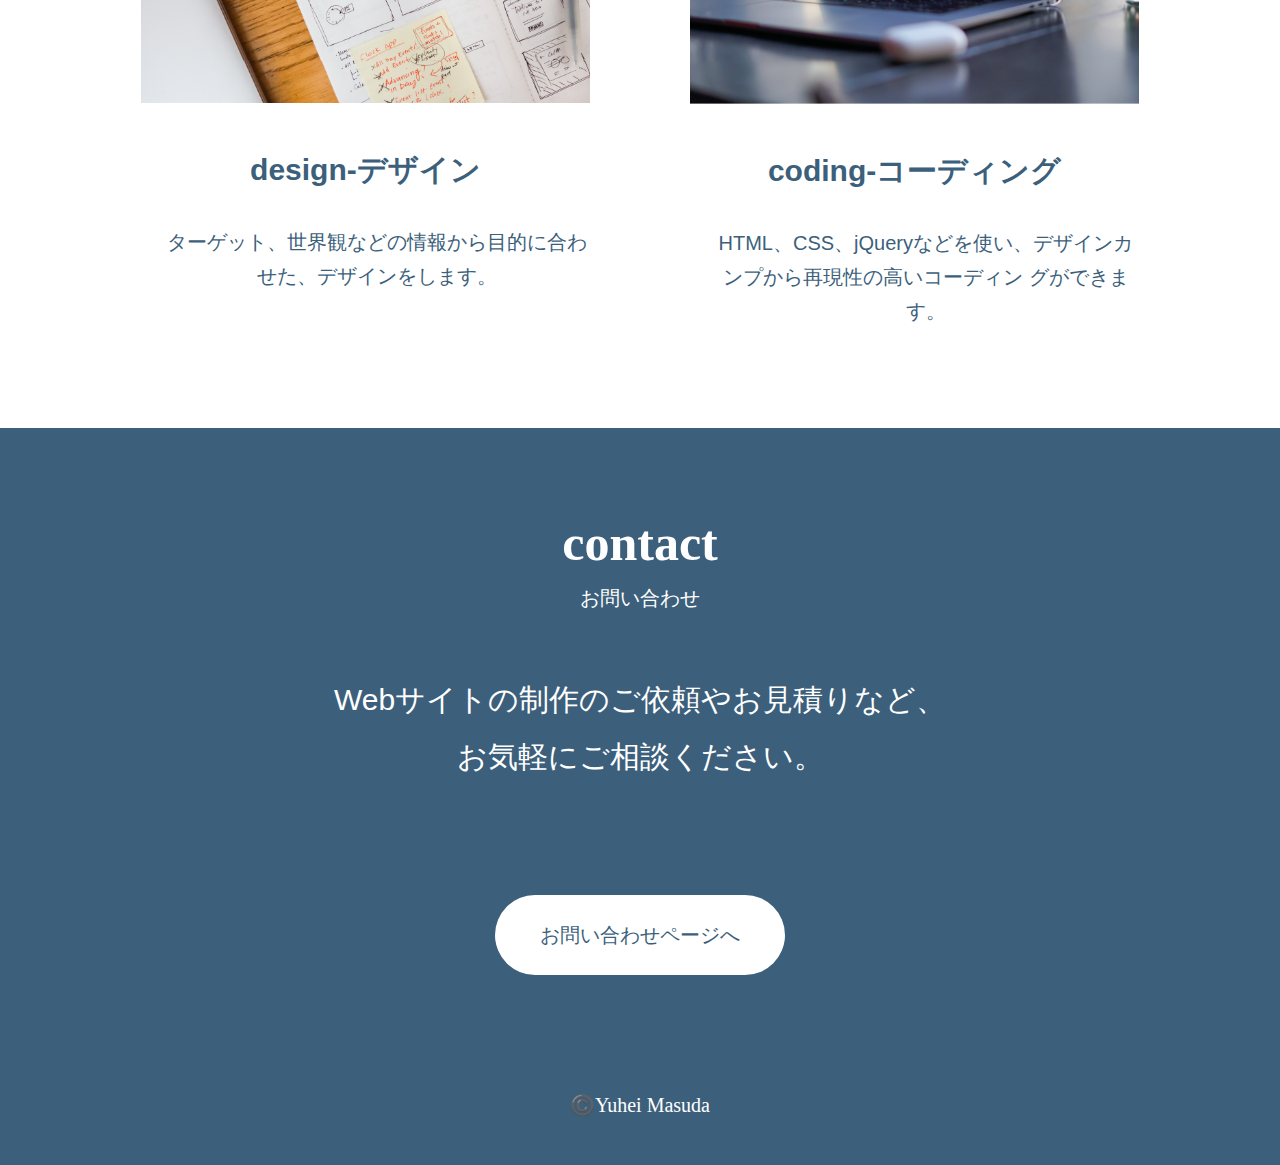
<file: portfolio/about.html>
<!DOCTYPE html>
<html lang="ja">

<head>
    <meta charset="UTF-8">
    <meta http-equiv="X-UA-Compatible" content="IE=edge">
    <meta name="viewport" content="width=device-width, initial-scale=1.0">
    <title>Yuhei Masuda</title>
    <link rel="stylesheet" href="css/style.css">
    <meta name="description" content="yuheiのポートフォリオ">
    <script src="https://ajax.googleapis.com/ajax/libs/jquery/3.6.0/jquery.min.js"></script>
    <link rel="stylesheet" href="css/style.css">
</head>

<body>

    <!-- ヘッダーーーーーーーーーーーーーーーーー -->
    <header>
        <div class="about_header">
            <!-- <main class="main"> -->
            <nav class="pc_nav_about">
                <ul>
                    <li><a href="index.html">home</a></li>
                    <li><a href="about.html">about</a></li>
                    <li><a href="index.html">work</a></li>
                    <li><a href="contact.html">contact</a></li>

                </ul>
            </nav>
            <span>
                <a href="https://www.instagram.com/yuuuhei_920/" target="_blank"><img src="images/pc_insta.png"
                        alt="インスタロゴ"></a>
                <!-- <img src="images/pc_twitter.png" alt="Twitterロゴ"> -->

            </span>
            <!-- </main> -->
        </div>
        <div class="sp_header_about">
            <div class="sp_menu_about_btn"><span></span></div>
            <nav class="sp_nav_about">
                <ul>
                    <li><a href="index.html">home</a></li>
                    <li><a href="about.html">about</a></li>
                    <li><a href="index.html">work</a></li>
                    <li><a href="contact.html">contact</a></li>
                </ul>
            </nav>
        </div>
    </header>
    <!-- アバウト詳細ーーーーーーーーーーーーーーーーーーーーー -->
    <main class="main">
        <section class="about_detail">
            <h1 class="about_letter">
                <picture>
                    <source srcset="images/about_detail_text.png" media="(max-width:767px)">
                    <img src="images/pc_about_1.png" alt="about文字">
                </picture>
                <p>私について</p>
            </h1>
            <div class="about_main">
                <div class="about_detail_container">
                    <h2>
                        <img src="images/pc_profile.png" alt="profile文字">
                    </h2>
                    <span>プロフィール</span>
                    <div>Yuhei Masuda</div>
                    <p>1997年生まれの24歳。千葉県出身。<br>
                        小学生から野球に没頭し、高校までの野球の事ばかり考えて生活してきました。
                        大学では何かに熱中することもなく、ただ遊んでいました。しかし、就職活動をきっかけに将来のことについて真剣に考え始め、就職してからもできることを増やしたと思い勉強を続けていました。
                        そんな時、ビジネススクールをきっかけにデザインの世界を知りました。デザインに特別興味あったわけではないですが、自分を変えたいという気持ちでデザインの世界に飛び込みました。
                        すると、デザインの奥深さに気付かされました。普段何気なく見ている看板も道路標識も全てデザインであり、世の中はデザインで溢れていると気づくことができました。
                    </p>

                    <p class="about_content">
                        勇気を出して１歩踏み出すことで、視野を広げる事ができます。デザインがもっと広い世界を知りたいと思わせてくれました。
                    </p>
                </div>

            </div>
            <div class="about_deatail_photo">
                <img src="images/pc_about_detail.png" alt="aboutの自分の写真">
            </div>
            <!-- sp版のabout詳細-------------- -->
            <div class="sp_about_detail">
                <div class="sp_aboutdetail_content">
                    <div class="sp_aboutdetail_photo">
                        <picture>
                            <source srcset="images/sp_about_detail_767.png" media="(max-width:767px)">
                            <img src="images/pc_about_detail.png" alt="sp版の自分の写真">
                        </picture>
                    </div>
                    <h2 class="sp_tittle_aboutdetail">
                        <img src="images/sp_profile.png" alt="profile文字">
                        <p>プロフィール</p>
                    </h2>

                    <div class="sp_aboutdetail_text">
                        <div>Yuhei Masuda</div>
                        <p>1997年生まれの24歳。千葉県出身。<br>
                            小学生から野球に没頭し、高校までの野球の事ばかり考えて生活してきました。
                            大学では何かに熱中することもなく、ただ遊んでいました。しかし、就職活動をきっかけに将来のことについて真剣に考え始め、就職してからもできることを増やしたと思い勉強を続けていました。
                            そんな時、ビジネススクールをきっかけにデザインの世界を知りました。デザインに特別興味あったわけではないですが、自分を変えたいという気持ちでデザインの世界に飛び込みました。
                            すると、デザインの奥深さに気付かされました。普段何気なく見ている看板も道路標識も全てデザインであり、世の中はデザインで溢れていると気づくことができました。
                        </p>
                        <p class="sp_aboutdetail_content">
                            勇気を出して１歩踏み出すことで、視野を広げる事ができます。デザインがもっと広い世界を知りたいと思わせてくれました。
                        </p>
                    </div>
                </div>
            </div>
        </section>
        <!-- スキルーーーーーーーーーーーーーーーーーーーー -->


        <section class="skill">
            <h1 class="skill_tittle">
                <picture>
                    <source srcset="images/sp_skill_text.png" media="(max-width:767px)">
                    <img src="images/pc_skill.png" alt="skill文字">
                </picture>
                <p>できること</p>
            </h1>
            <div class="skill_container">
                <div class="wrap_skill">
                    <picture>
                        <source srcset="images/sp_skill_design.png" media="(max-width:376px)">
                        <img src="images/pc_skill_design.png" alt="デザインしてる画像">
                    </picture>
                    <div>design-デザイン</div>
                    <p>ターゲット、世界観などの情報から目的に合わせた、デザインをします。</p>
                </div>
                <div class="wrap_skill">
                    <picture>
                        <source srcset="images/sp_skill_cording.png" media="(max-width:376px)">
                        <img src="images/pc_skill_coding.png" alt="コーディングしている画像">
                    </picture>
                    <div>coding-コーディング</div>
                    <p>HTML、CSS、jQueryなどを使い、デザインカンプから再現性の高いコーディン
                        グができます。</p>
                </div>
            </div>
        </section>
    </main>
    <!-- コンタクトーーーーーーーーーーーーーーーーーーーーーーーーー -->
    <section class="contact_about" id="contact">
        <div class="main_div">
            <div class="contact_about_container">
                <div class="tittle_about_contact">
                    <h2>contact</h2>
                    <p>お問い合わせ</p>
                </div>
                <div class="wrap_about_contact">
                    Webサイトの制作のご依頼やお見積りなど、<br>
                    お気軽にご相談ください。
                </div>
                <a href="contact.html">
                    <div class="contact_about_button">
                        お問い合わせページへ
                    </div>
                </a>
            </div>
        </div>
    </section>
    <!-- フッターーーーーーーーーーーーーーーーーーーーーー -->
    <footer class="footer_about">

        <p>©️Yuhei Masuda</p>
        <a href="https://www.instagram.com/yuuuhei_920/" target="_blank"><img src="images/sp_insta.png"
                alt="インスタロゴ"></a>

    </footer>
    <script>
        $(function () {
            $('.sp_menu_about_btn,.sp_nav_about li').click(function () {
                $('.sp_nav_about').fadeToggle();
                $('.sp_menu_about_btn').toggleClass('open');
            });
        });
    </script>
</body>

</html>
</file>
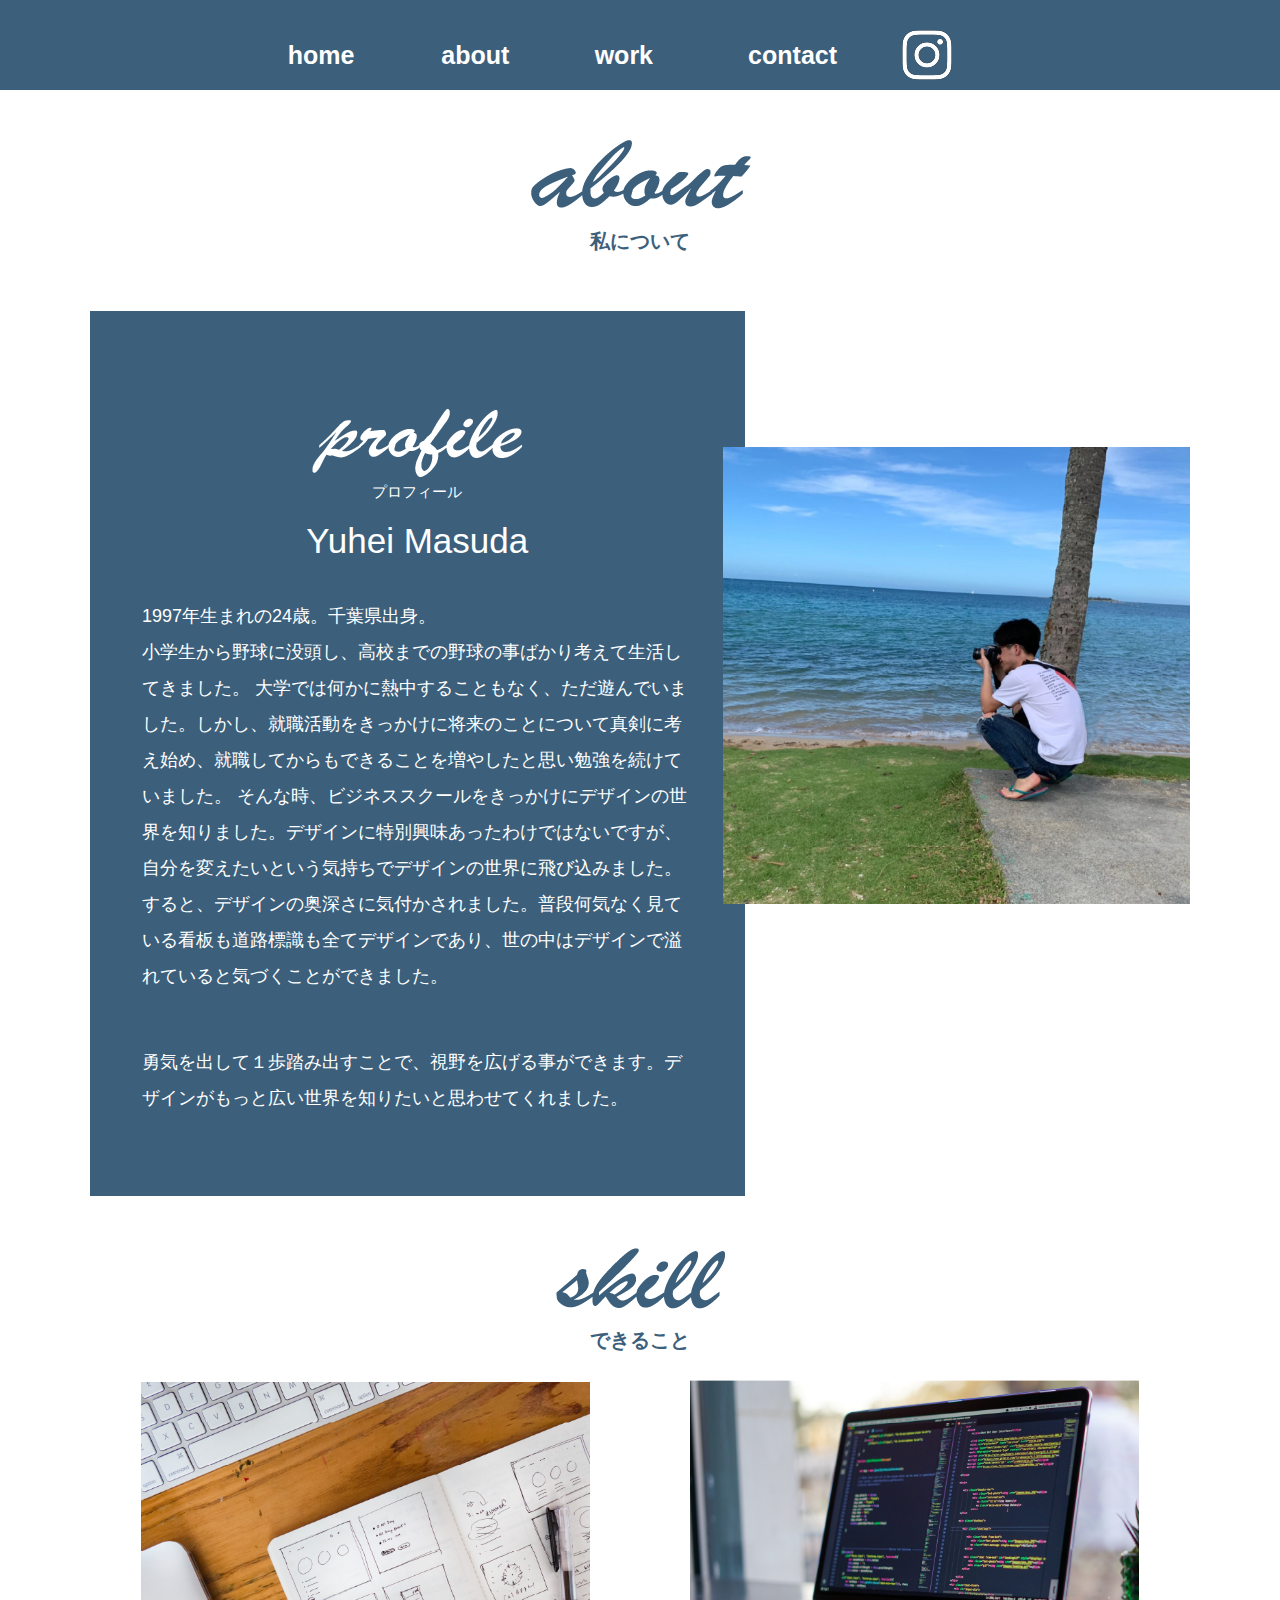
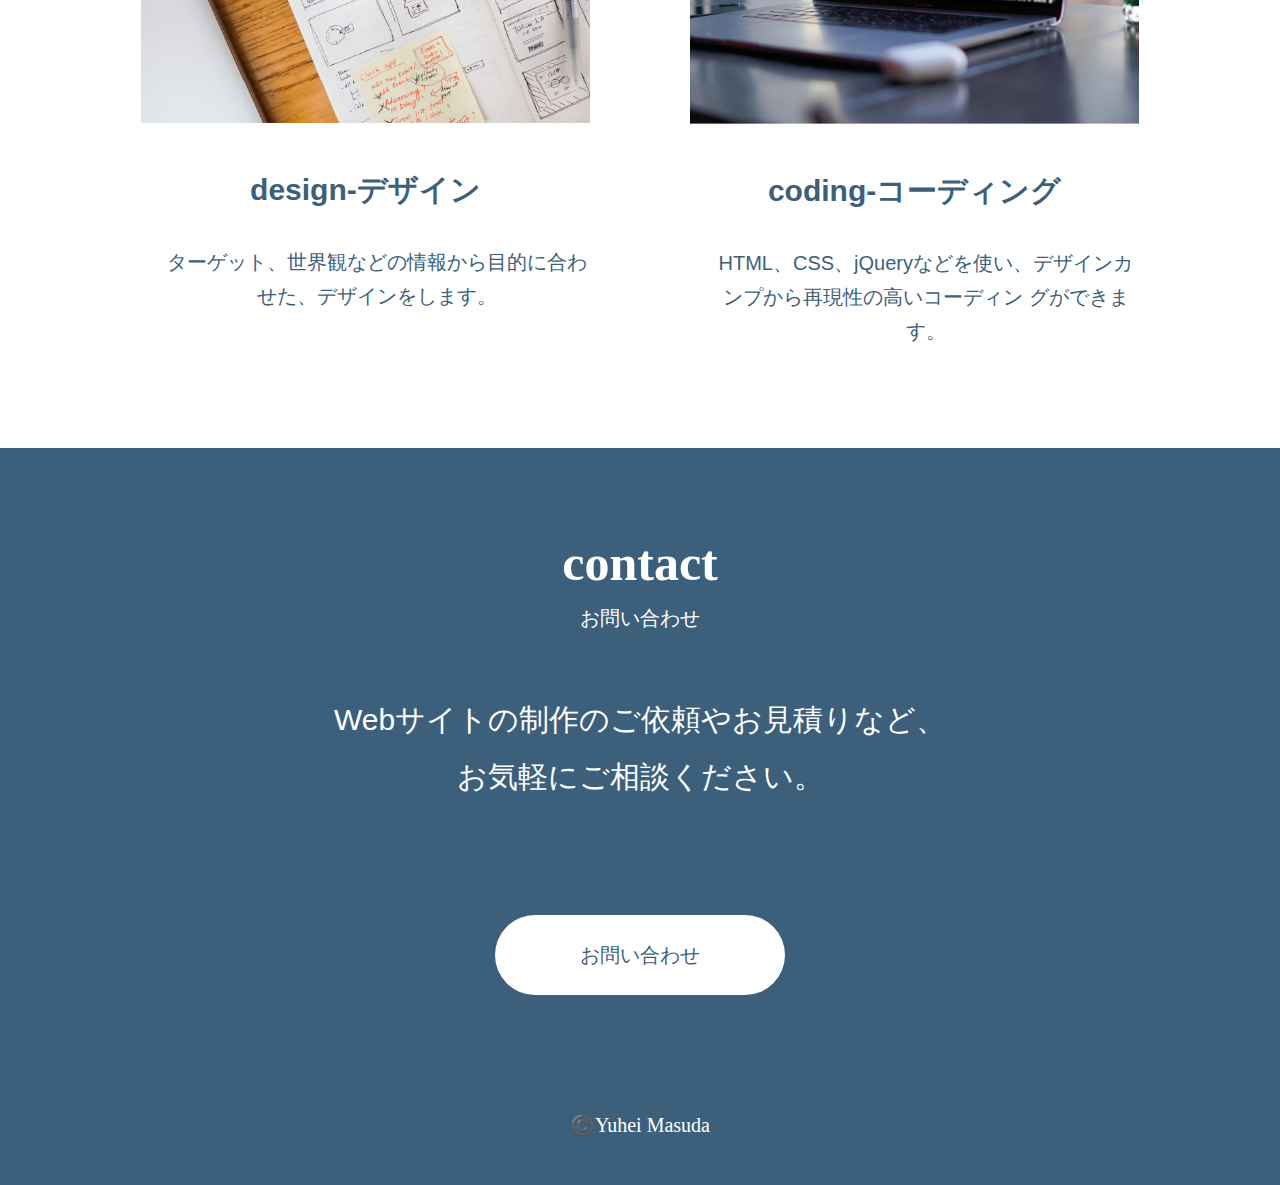
<file: portfolio/about.index.html>
<!DOCTYPE html>
<html lang="ja">

<head>
    <meta charset="UTF-8">
    <meta http-equiv="X-UA-Compatible" content="IE=edge">
    <meta name="viewport" content="width=device-width, initial-scale=1.0">
    <title>Yuhei Masuda</title>
    <link rel="stylesheet" href="css/style.css">
    <meta name="description" content="yuheiのポートフォリオ">
    <script src="https://ajax.googleapis.com/ajax/libs/jquery/3.6.0/jquery.min.js"></script>
    <link rel="stylesheet" href="css/style.css">
</head>

<body>

    <!-- ヘッダーーーーーーーーーーーーーーーーー -->
    <header>
        <div class="about_header">
            <main class="main">
                <nav class="pc_nav_about">
                    <ul>
                        <li><a href="file:///Users/masudayuuhei/Desktop/portfolio/index.html#home">home</a></li>
                        <li><a href="#about">about</a></li>
                        <li><a href="file:///Users/masudayuuhei/Desktop/portfolio/index.html#home">work</a></li>
                        <li><a href="#contact">contact</a></li>
                        <li> <a href="https://www.instagram.com/yuuuhei_920/" target="_blank"><img
                                    src="images/pc_insta.png" alt="インスタロゴ"></a></li>
                    </ul>
                </nav>
                <span>
                    <!-- <img src="images/pc_twitter.png" alt="Twitterロゴ"> -->

                </span>
            </main>
        </div>
        <div class="sp_header_about">
            <div class="sp_menu_about_btn"><span></span></div>
            <nav class="sp_nav_about">
                <ul>
                    <li><a href="file:///Users/masudayuuhei/Desktop/portfolio/index.html#home">home</a></li>
                    <li><a href="#about">about</a></li>
                    <li><a href="#work">work</a></li>
                    <li><a href="#contact">contact</a></li>
                </ul>
            </nav>
        </div>
    </header>
    <!-- アバウト詳細ーーーーーーーーーーーーーーーーーーーーー -->
    <main class="main">
        <section class="about_detail">
            <h2 class="about_letter">
                <picture>
                    <source srcset="images/about_detail_text.png" media="(max-width:767px)">
                    <img src="images/pc_about_1.png" alt="about文字">
                </picture>
                <p>私について</p>
            </h2>
            <div class="about_main">
                <div class="about_detail_container">
                    <h3>
                        <img src="images/pc_profile.png" alt="profile文字">
                    </h3>
                    <span>プロフィール</span>
                    <div>Yuhei Masuda</div>
                    <p>1997年生まれの24歳。千葉県出身。<br>
                        小学生から野球に没頭し、高校までの野球の事ばかり考えて生活してきました。
                        大学では何かに熱中することもなく、ただ遊んでいました。しかし、就職活動をきっかけに将来のことについて真剣に考え始め、就職してからもできることを増やしたと思い勉強を続けていました。
                        そんな時、ビジネススクールをきっかけにデザインの世界を知りました。デザインに特別興味あったわけではないですが、自分を変えたいという気持ちでデザインの世界に飛び込みました。
                        すると、デザインの奥深さに気付かされました。普段何気なく見ている看板も道路標識も全てデザインであり、世の中はデザインで溢れていると気づくことができました。
                    </p>

                    <p class="about_content">
                        勇気を出して１歩踏み出すことで、視野を広げる事ができます。デザインがもっと広い世界を知りたいと思わせてくれました。
                    </p>
                </div>

            </div>
            <div class="about_deatail_photo">
                <img src="images/pc_about_detail.png" alt="aboutの自分の写真">
            </div>
            <!-- sp版のabout詳細-------------- -->
            <div class="sp_about_detail">
                <div class="sp_aboutdetail_content">
                    <div class="sp_aboutdetail_photo">
                        <picture>
                            <source srcset="images/sp_about_detail_767.png" media="(max-width:767px)">
                            <img src="images/pc_about_detail.png" alt="sp版の自分の写真">
                        </picture>
                    </div>
                    <h2 class="sp_tittle_aboutdetail">
                        <img src="images/sp_profile.png" alt="profile文字">
                        <p>プロフィール</p>
                    </h2>

                    <div class="sp_aboutdetail_text">
                        <div>Yuhei Masuda</div>
                        <p>1997年生まれの24歳。千葉県出身。<br>
                            小学生から野球に没頭し、高校までの野球の事ばかり考えて生活してきました。
                            大学では何かに熱中することもなく、ただ遊んでいました。しかし、就職活動をきっかけに将来のことについて真剣に考え始め、就職してからもできることを増やしたと思い勉強を続けていました。
                            そんな時、ビジネススクールをきっかけにデザインの世界を知りました。デザインに特別興味あったわけではないですが、自分を変えたいという気持ちでデザインの世界に飛び込みました。
                            すると、デザインの奥深さに気付かされました。普段何気なく見ている看板も道路標識も全てデザインであり、世の中はデザインで溢れていると気づくことができました。
                        </p>
                        <p class="sp_aboutdetail_content">
                            勇気を出して１歩踏み出すことで、視野を広げる事ができます。デザインがもっと広い世界を知りたいと思わせてくれました。
                        </p>
                    </div>
                </div>
            </div>
        </section>
        <!-- スキルーーーーーーーーーーーーーーーーーーーー -->


        <section class="skill">
            <h2 class="skill_tittle">
                <picture>
                    <source srcset="images/sp_skill_text.png" media="(max-width:767px)">
                    <img src="images/pc_skill.png" alt="skill文字">
                </picture>
                <p>できること</p>
            </h2>
            <div class="skill_container">
                <div class="wrap_skill">
                    <picture>
                        <source srcset="images/sp_skill_design.png" media="(max-width:376px)">
                        <img src="images/pc_skill_design.png" alt="デザインしてる画像">
                    </picture>
                    <div>design-デザイン</div>
                    <p>ターゲット、世界観などの情報から目的に合わせた、デザインをします。</p>
                </div>
                <div class="wrap_skill">
                    <picture>
                        <source srcset="images/sp_skill_cording.png" media="(max-width:376px)">
                        <img src="images/pc_skill_coding.png" alt="コーディングしている画像">
                    </picture>
                    <div>coding-コーディング</div>
                    <p>HTML、CSS、jQueryなどを使い、デザインカンプから再現性の高いコーディン
                        グができます。</p>
                </div>
            </div>
        </section>
    </main>
    <!-- コンタクトーーーーーーーーーーーーーーーーーーーーーーーーー -->
    <section class="contact_about" id="contact">
        <main class="main">
            <div class="contact_about_container">
                <div class="tittle_about_contact">
                    <h2>contact</h2>
                    <p>お問い合わせ</p>
                </div>
                <div class="wrap_about_contact">
                    Webサイトの制作のご依頼やお見積りなど、<br>
                    お気軽にご相談ください。
                </div>
                <a href="file:///Users/masudayuuhei/Desktop/portfolio/contact.index.html#home">
                    <div class="contact_about_button">
                        お問い合わせ
                    </div>
                </a>
            </div>
        </main>
    </section>
    <!-- フッターーーーーーーーーーーーーーーーーーーーーー -->
    <footer class="footer_about">
        <main class="main_about">
            <p>©️Yuhei Masuda</p>
            <a href="https://www.instagram.com/yuuuhei_920/" target="_blank"><img src="images/sp_insta.png"
                    alt="インスタロゴ"></a>
        </main>
    </footer>
    <script>
        $(function () {
            $('.sp_menu_about_btn,.sp_nav_about li').click(function () {
                $('.sp_nav_about').fadeToggle();
                $('.sp_menu_about_btn').toggleClass('open');
            });
        });
    </script>
</body>

</html>
</file>
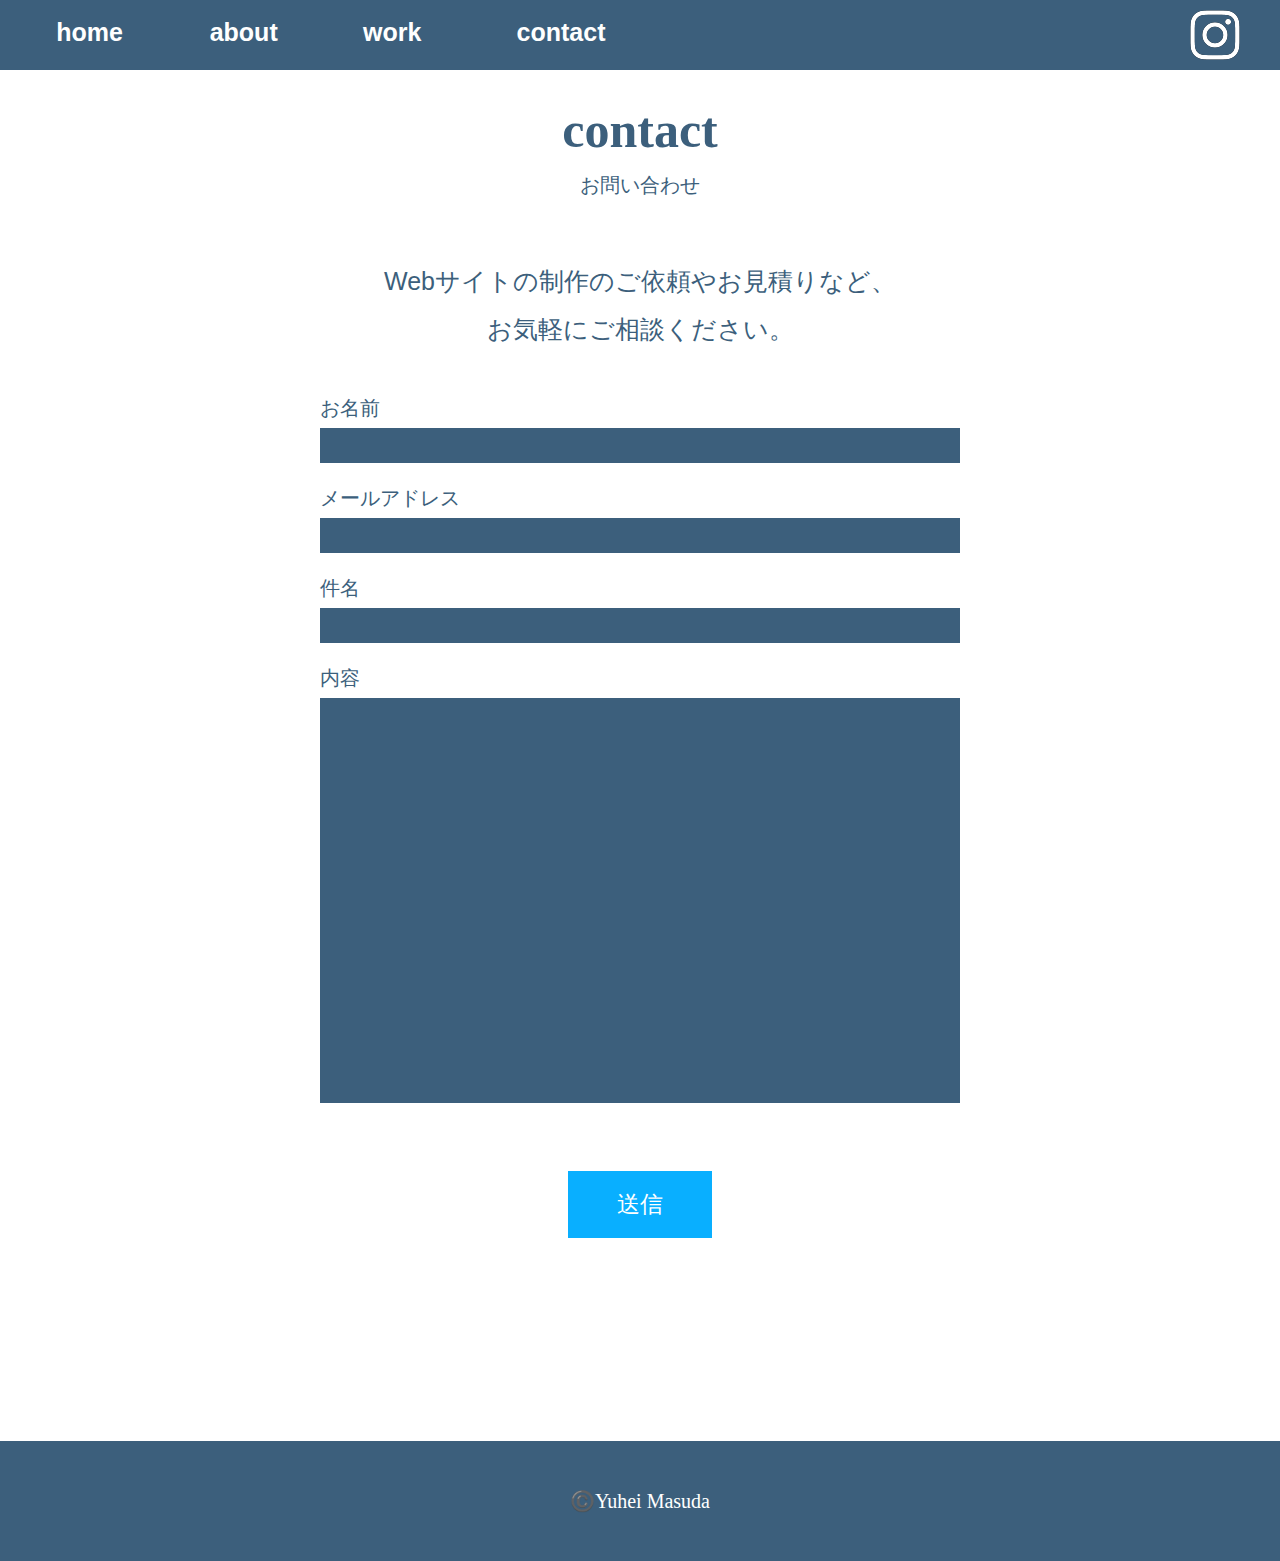
<file: portfolio/contact.html>
<!DOCTYPE html>
<html lang="ja">

<head>
    <meta charset="UTF-8">
    <meta http-equiv="X-UA-Compatible" content="IE=edge">
    <meta name="viewport" content="width=device-width, initial-scale=1.0">
    <title>Yuhei Masuda</title>
    <meta name="description" content="yuheiのポートフォリオ">
    <link rel="stylesheet" href="css/style.css">
    <script src="https://ajax.googleapis.com/ajax/libs/jquery/3.6.0/jquery.min.js"></script>

</head>

<body>
    <!-- ヘッダーーーーーーーーーーーーーーーーー -->
    <header>
        <div class="about_header">
            <!-- <main class="main"> -->
            <nav class="pc_nav_about">
                <ul>
                    <li><a href="index.html">home</a></li>
                    <li><a href="about.html">about</a></li>
                    <li><a href="index.html">work</a></li>
                    <li><a href="contact.html">contact</a></li>

                </ul>
            </nav>
            <span>
                <a href="https://www.instagram.com/yuuuhei_920/" target="_blank">
                    <img src="images/pc_insta.png" alt="インスタロゴ">
                </a>
                <!-- <img src="images/pc_twitter.png" alt="Twitterロゴ"> -->

            </span>
            <!-- </main> -->
        </div>
        <div class="sp_header_about">
            <div class="sp_menu_btn"><span></span></div>
            <nav class="sp_nav_about">
                <ul>
                    <li><a href="index.html">home</a></li>
                    <li><a href="about.html">about</a></li>
                    <li><a href="index.html">work</a></li>
                    <li><a href="contact.html">contact</a></li>
                </ul>
            </nav>
        </div>
    </header>
    <!-- コンタクトーーーーーーーーーーーーーー -->
    <main class="main">
        <section class="contact_detail">
            <div class="contact_detail_container">
                <div class="tittle_detail_contact">
                    <h1>contact</h1>
                    <p>お問い合わせ</p>
                </div>
                <div class="wrap_detail_contact">
                    Webサイトの制作のご依頼やお見積りなど、<br>
                    お気軽にご相談ください。
                </div>
                <form
                    action="https://docs.google.com/forms/u/0/d/e/1FAIpQLSfNYiCy5DDFSdQHHzX2AyaCH0U68akLRPH5H2MQo-c8zWTGpA/formResponse">
                    <div class="contact_field">
                        <p>お名前</p>
                        <div>
                            <label for="name">
                                <input type="hidden" name="entry.1117204555" value="">
                            </label>
                        </div>
                    </div>
                    <div class="contact_field">
                        <p>メールアドレス</p>
                        <div>
                            <label for="your-email">
                                <input type="hidden" name="entry.1117204555" value="">
                            </label>
                        </div>
                    </div>
                    <div class="contact_field">
                        <p>件名</p>
                        <div>
                            <label for="your-massege">
                                <input type="hidden" name="entry.1117204555" value="">
                            </label>
                        </div>
                    </div>
                    <div class="contact_field">
                        <p>内容</p>
                        <div class="box">
                            <label for="your-massege">
                                <input type="hidden" name="entry.1117204555" value="">
                            </label>
                        </div>
                    </div>
                    <div class="send_button"><input type="submit" value="送信" />

                    </div>
                </form>

            </div>

        </section>
    </main>

    <!-- フッターーーーーーーーーーーーーーーーーーーーー -->
    <footer class="footer">

        <p>©️Yuhei Masuda</p>
        <a href="https://www.instagram.com/yuuuhei_920/" target="_blank">
            <img src="images/sp_insta.png" alt="インスタロゴ">
        </a>

    </footer>

    <script>
        $(function () {
            $('.sp_menu_btn,sp_nav_about li').click(function () {
                $('.sp_nav_about').fadeToggle();
                $('.sp_menu_btn').toggleClass('open');
            });
        });
    </script>
</body>

</html>
</file>
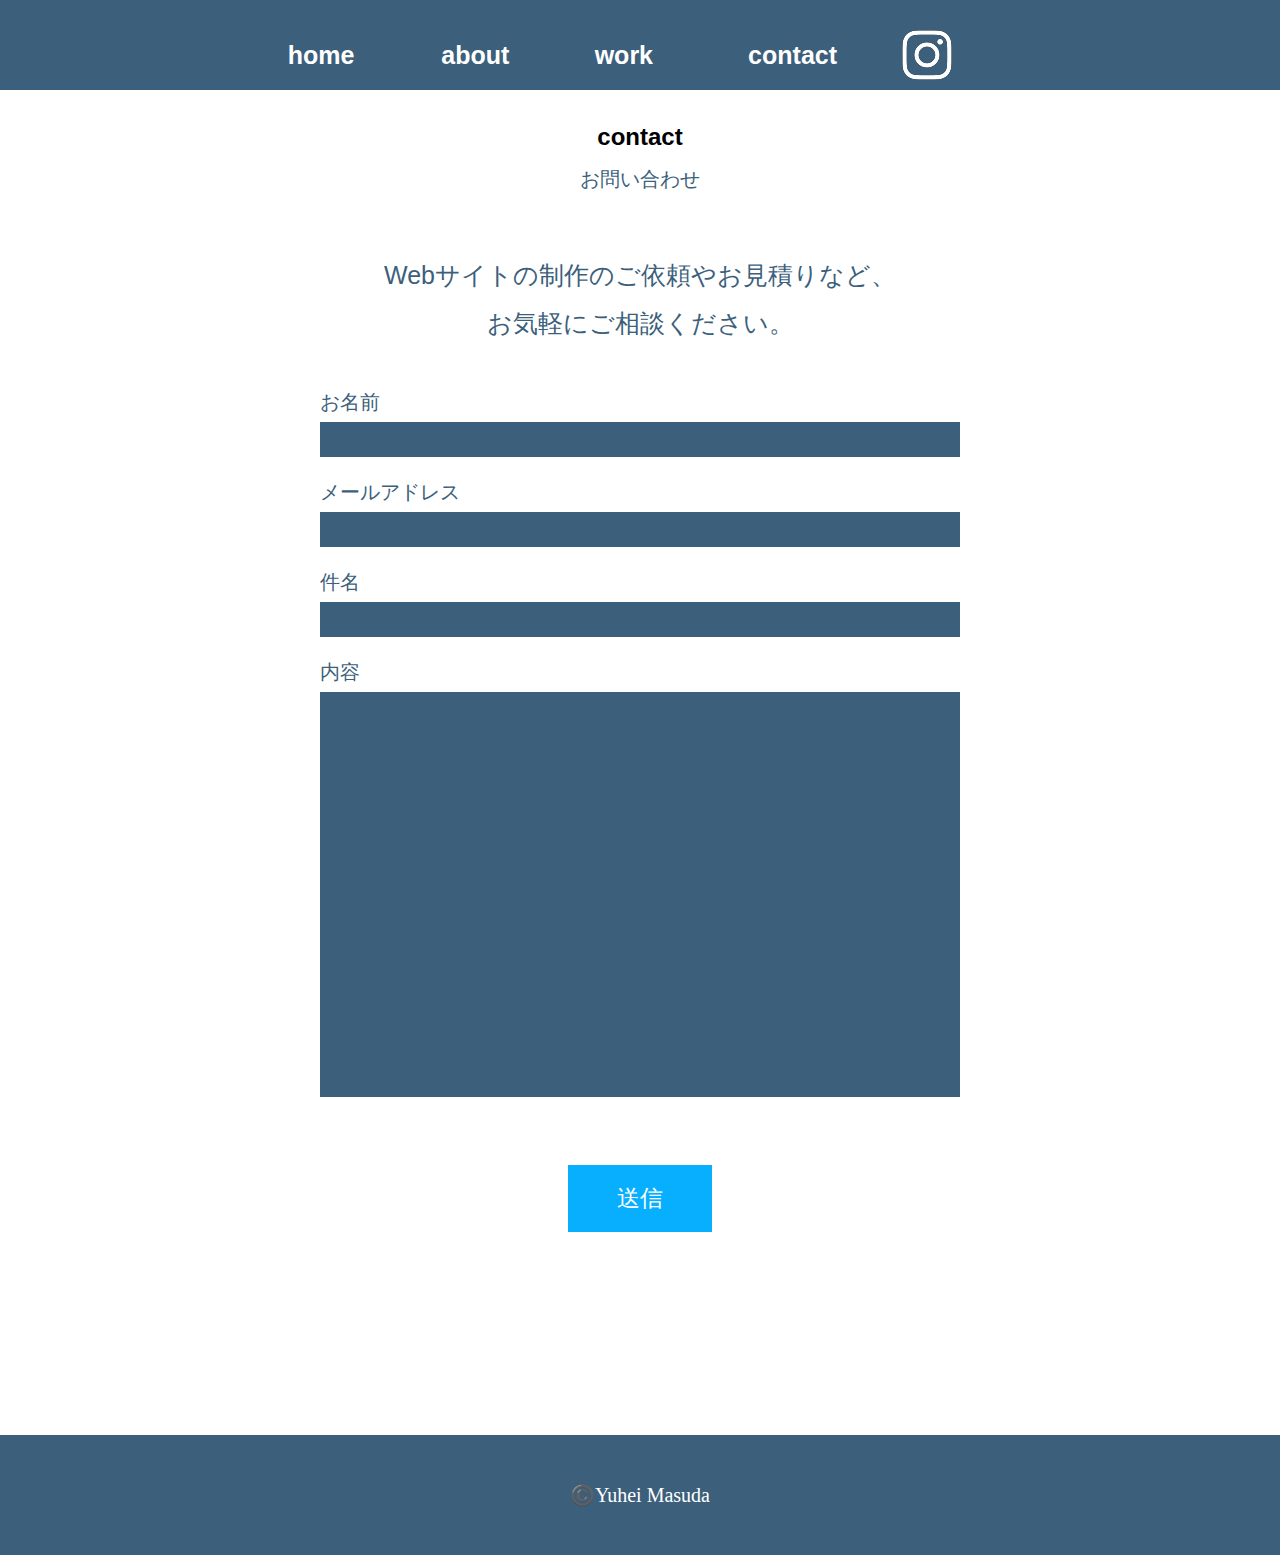
<file: portfolio/contact.index.html>
<!DOCTYPE html>
<html lang="ja">

<head>
    <meta charset="UTF-8">
    <meta http-equiv="X-UA-Compatible" content="IE=edge">
    <meta name="viewport" content="width=device-width, initial-scale=1.0">
    <title>Yuhei Masuda</title>
    <meta name="description" content="yuheiのポートフォリオ">
    <link rel="stylesheet" href="css/style.css">
    <script src="https://ajax.googleapis.com/ajax/libs/jquery/3.6.0/jquery.min.js"></script>

</head>

<body>
    <!-- ヘッダーーーーーーーーーーーーーーーーー -->
    <header>
        <div class="about_header">
            <main class="main">
                <nav class="pc_nav_about">
                    <ul>
                        <li><a href="file:///Users/masudayuuhei/Desktop/portfolio/index.html#home">home</a></li>
                        <li><a href="file:///Users/masudayuuhei/Desktop/portfolio/about.index.html#home">about</a></li>
                        <li><a href="#home">work</a></li>
                        <li><a href="#home">contact</a></li>
                        <li><a href="https://www.instagram.com/yuuuhei_920/" target="_blank">
                                <img src="images/pc_insta.png" alt="インスタロゴ">
                            </a></li>
                    </ul>
                </nav>
                <span>
                    <!-- <img src="images/pc_twitter.png" alt="Twitterロゴ"> -->

                </span>
            </main>
        </div>
        <div class="sp_header_about">
            <div class="sp_menu_btn"><span></span></div>
            <nav class="sp_nav_about">
                <ul>
                    <li><a href="file:///Users/masudayuuhei/Desktop/portfolio/index.html#home">home</a></li>
                    <li><a href="file:///Users/masudayuuhei/Desktop/portfolio/about.index.html#home">about</a></li>
                    <li><a href="file:///Users/masudayuuhei/Desktop/portfolio/index.html#home">work</a></li>
                    <li><a href="#home">contact</a></li>
                </ul>
            </nav>
        </div>
    </header>
    <!-- コンタクトーーーーーーーーーーーーーー -->
    <main class="main">
        <section class="contact_detail">
            <div class="contact_detail_container">
                <div class="tittle_detail_contact">
                    <h2>contact</h2>
                    <p>お問い合わせ</p>
                </div>
                <div class="wrap_detail_contact">
                    Webサイトの制作のご依頼やお見積りなど、<br>
                    お気軽にご相談ください。
                </div>
                <form
                    action="https://docs.google.com/forms/u/0/d/e/1FAIpQLSfNYiCy5DDFSdQHHzX2AyaCH0U68akLRPH5H2MQo-c8zWTGpA/formResponse">
                    <div class="contact_field">
                        <p>お名前</p>
                        <div>
                            <label for="name">
                                <input type="hidden" name="entry.1117204555" value="">
                            </label>
                        </div>
                    </div>
                    <div class="contact_field">
                        <p>メールアドレス</p>
                        <div>
                            <label for="your-email">
                                <input type="hidden" name="entry.1117204555" value="">
                            </label>
                        </div>
                    </div>
                    <div class="contact_field">
                        <p>件名</p>
                        <div>
                            <label for="your-massege">
                                <input type="hidden" name="entry.1117204555" value="">
                            </label>
                        </div>
                    </div>
                    <div class="contact_field">
                        <p>内容</p>
                        <div class="box">
                            <label for="your-massege">
                                <input type="hidden" name="entry.1117204555" value="">
                            </label>
                        </div>
                    </div>
                    <div class="send_button"><input type="submit" value="送信" />

                    </div>
                </form>

            </div>

        </section>
    </main>

    <!-- フッターーーーーーーーーーーーーーーーーーーーー -->
    <footer class="footer">
        <main class="main_about">
            <p>©️Yuhei Masuda</p>
            <a href="https://www.instagram.com/yuuuhei_920/" target="_blank">
                <img src="images/sp_insta.png" alt="インスタロゴ">
            </a>
        </main>
    </footer>

    <script>
        $(function () {
            $('.sp_menu_btn,sp_nav_about li').click(function () {
                $('.sp_nav_about').fadeToggle();
                $('.sp_menu_btn').toggleClass('open');
            });
        });
    </script>
</body>

</html>
</file>
<file: css/style.css>
@charset "UTF-8";
/* cssリセット */
/*利用するタグによってこちらの内容は増やす*/
body,
h1,
h2,
h3,
ul,
li,
p,
dl,
dt,
dd {
  margin: 0;
  margin: 0;
  margin: 0;
  padding: 0;
  line-height: 1;
  /*デフォルトの文字色、font-familyを予め当てておく*/
  color: #000;
  font-family: "游ゴシック体", YuGothic, "游ゴシック", "ヒラギノ明朝 Pro W3", "Yu Gothic", "Brush Script MT Italic ", "メイリオ", "Hiragino Kaku Gothic ProN", "Hiragino Sans", sans-serif;
}

a {
  /*下線を消す*/
  text-decoration: none;
  /*色を消す*/
  color: inherit;
}

a:hover {
  opacity: 0.7;
}

ul {
  /*左の「・」を消す*/
  list-style: none;
}

img {
  max-width: 100%;
  vertical-align: bottom;
  border: none;
}

.header_container {
  margin-right: 300px;
  background-color: #3c5f7c;
  display: -webkit-box;
  display: -ms-flexbox;
  display: flex;
  -webkit-box-pack: justify;
      -ms-flex-pack: justify;
          justify-content: space-between;
}

.header_name h1 {
  color: #fff;
  font-family: "ヒラギノ明朝 Pro", serif;
  font-weight: bold;
  font-size: 50px;
  padding-top: 70px;
  line-height: 1.75;
  padding-left: 3.6%;
  -webkit-box-sizing: border-box;
          box-sizing: border-box;
}

.header_name .header_sns {
  padding-left: 3.6%;
  margin-bottom: 50px;
  width: 8%;
  display: -webkit-box;
  display: -ms-flexbox;
  display: flex;
  -webkit-box-pack: justify;
      -ms-flex-pack: justify;
          justify-content: space-between;
  z-index: 10000;
  position: relative;
}

.header_name .header_sns img {
  padding-right: 20px;
}

.header_name .header_text {
  padding-left: 3.6%;
  position: relative;
  padding-bottom: 80px;
  width: 535px;
  z-index: 300;
}

.header_wrap {
  position: relative;
  left: 200px;
}

.pc_nav ul {
  display: -webkit-box;
  display: -ms-flexbox;
  display: flex;
  z-index: 100;
}

.pc_nav li a {
  color: #fff;
  font-size: 25px;
  font-family: "游ゴシック体", YuGothic, "游ゴシック Medium", "Yu Gothic Medium", "游ゴシック", "Yu Gothic", sans-serif;
  font-weight: bold;
  width: 150px;
  display: block;
  padding-bottom: 30px;
  margin-top: 30px;
  right: 0;
}

.pc_nav li a span {
  color: #3c5f7c;
  margin-right: 2.3%;
}

.header_photo {
  width: 100%;
  position: absolute;
  top: 80px;
  left: 0;
  overflow: hidden;
  height: 650px;
}

.header_photo img {
  max-width: none;
  position: absolute;
  top: 0;
  left: 465px;
  width: 100%;
}

.sp_header_container {
  display: none;
}

.main {
  max-width: 1400px;
  margin: 0 auto;
}

.main_div {
  max-width: 1400px;
  margin: 0 auto;
}

.main_about_width {
  max-width: 1400px;
  margin: 0 auto;
  display: -webkit-box;
  display: -ms-flexbox;
  display: flex;
}

.header_main {
  max-width: 1400px;
}

.about {
  padding-top: 155px;
}

.tittle_about {
  margin: 0 15% 50px 0;
  text-align: right;
  margin-left: auto;
}

.tittle_about p {
  color: #3c5f7c;
  font-size: 20px;
  font-family: "ヒラギノ明朝 Pro", serif;
  padding-right: 5%;
  margin-top: -10px;
}

.about_wrap {
  background-color: #3c5f7c;
  width: 100%;
  display: -webkit-box;
  display: -ms-flexbox;
  display: flex;
}

.about_photo {
  margin-top: -50px;
  width: 100%;
}

.about_text {
  width: 57%;
  padding-top: 55px;
  padding-right: 10.1%;
  padding-left: 9.6%;
  position: relative;
}

.about_text div {
  font-size: 35px;
  color: #fff;
  padding-bottom: 55px;
  font-weight: bold;
}

.about_text p {
  color: #fff;
  font-size: 20px;
  line-height: 2;
}

.about_more {
  padding-top: 45px;
  padding-left: 40%;
}

.about_more p {
  margin-bottom: -40px;
  font-size: 20px;
  padding-left: 3%;
  font-family: "游ゴシック体", YuGothic, "游ゴシック Medium", "Yu Gothic Medium", "游ゴシック", "Yu Gothic", sans-serif;
  text-align: center;
}

.about_more img {
  margin-top: -50px;
}

.sp_about_container {
  display: none;
}

.work {
  padding-top: 300px;
}

.work_container {
  background-color: #a9c8d8;
  padding-bottom: 100px;
  position: relative;
  max-width: 100%;
}

.work_container:before,
.work_container:after {
  width: calc(100% - 50px);
  height: 0;
  display: block;
  position: absolute;
  left: 0;
  content: "";
}

.work_container:before {
  border-bottom: solid 50px #a9c8d8;
  border-left: solid 50px transparent;
  bottom: 100%;
}

.work_container:after {
  border-top: solid 50px #a9c8d8;
  border-right: solid 50px transparent;
  top: 100%;
}

.tittle_work {
  text-align: center;
  position: relative;
}

.tittle_work img {
  margin-top: -150px;
}

.tittle_work p {
  color: #3c5f7c;
  font-size: 23px;
  font-family: "ヒラギノ明朝 Pro", serif;
  margin-top: -30px;
}

.work_wrap {
  width: 82.5%;
  display: -webkit-box;
  display: -ms-flexbox;
  display: flex;
  -webkit-box-pack: justify;
      -ms-flex-pack: justify;
          justify-content: space-between;
  padding-top: 70px;
  padding-left: 8.69%;
  padding-right: 8.69%;
}

.work_three {
  width: 28.1%;
  position: relative;
}

.work_three h3 {
  font-size: 25px;
  font-family: "游ゴシック体", YuGothic, "游ゴシック Medium", "Yu Gothic Medium", "游ゴシック", "Yu Gothic", sans-serif;
  font-weight: bold;
  padding-bottom: 30px;
  text-align: center;
}

.work_three p {
  padding-top: 61px;
  font-size: 16px;
  text-align: left;
  line-height: 1.5;
}

.contact {
  padding-top: 90px;
}

.contact_container {
  text-align: center;
}

.tittle_contact h2 {
  color: #3c5f7c;
  font-size: 50px;
  font-family: "ヒラギノ明朝 Pro", serif;
}

.tittle_contact p {
  color: #3c5f7c;
  font-size: 20px;
  font-family: "ヒラギノ明朝 Pro", serif;
  margin-top: 20px;
}

.wrap_contact {
  font-size: 30px;
  font-family: "游ゴシック体", YuGothic, "游ゴシック Medium", "Yu Gothic Medium", "游ゴシック", "Yu Gothic", sans-serif;
  padding-top: 45px;
  color: #3c5f7c;
  line-height: 1.4;
}

.contact_button {
  background-color: #3c5f7c;
  width: 22.6%;
  color: #fff;
  margin: 0 auto;
  margin-top: 110px;
  font-size: 20px;
  font-family: "游ゴシック体", YuGothic, "游ゴシック bold", "Yu Gothic Medium", "游ゴシック", "Yu Gothic", sans-serif;
  padding: 30px 0 30px 0;
  border-radius: 65px;
}

.footer {
  text-align: center;
  background-color: #3c5f7c;
  margin-top: 200px;
  padding-top: 50px;
  padding-bottom: 50px;
  position: relative;
}

.footer p {
  color: #fff;
  font-size: 20px;
  -webkit-box-align: center;
      -ms-flex-align: center;
          align-items: center;
  font-family: "ヒラギノ明朝 Pro", serif;
}

.footer img {
  display: none;
}

.about_header {
  background-color: #3c5f7c;
  display: -webkit-box;
  display: -ms-flexbox;
  display: flex;
  max-width: 100%;
  -webkit-box-pack: justify;
      -ms-flex-pack: justify;
          justify-content: space-between;
  padding-left: 30px;
}

.about_header ul {
  display: -webkit-box;
  display: -ms-flexbox;
  display: flex;
  position: relative;
  padding-left: 4.1%;
  margin-top: 20px;
  -webkit-box-align: center;
      -ms-flex-align: center;
          align-items: center;
}

.about_header li {
  color: #fff;
  font-size: 25px;
  width: 160px;
  font-family: "游ゴシック体", YuGothic, "游ゴシック Medium", "Yu Gothic Medium", "游ゴシック", "Yu Gothic", sans-serif;
  font-weight: bold;
  -webkit-box-align: center;
      -ms-flex-align: center;
          align-items: center;
}

.about_header img {
  padding-top: 10px;
  padding-bottom: 10px;
  padding-right: 40px;
}

.about_letter {
  padding-top: 33px;
  text-align: center;
  margin-bottom: 60px;
}

.about_letter p {
  color: #3c5f7c;
  font-size: 20px;
  font-family: "ヒラギノ明朝 Pro", serif;
  margin-top: -10px;
}

.about_detail_container {
  width: 43%;
  background-color: #3c5f7c;
  text-align: center;
  padding: 80px 4.1% 80px 4.1%;
  margin-left: 7%;
}

.about_detail_container span {
  color: #fff;
  font-size: 15px;
  font-family: "ヒラギノ明朝 Pro", serif;
}

.about_detail_container div {
  color: #fff;
  font-size: 35px;
  padding: 23px 0 40px 0;
}

.about_detail_container p {
  color: #fff;
  font-size: 18px;
  line-height: 2;
  text-align: left;
}

.about_detail_container .about_content {
  margin-top: 50px;
}

.about_deatail_photo {
  position: absolute;
  top: 447px;
  left: 56.5%;
  margin-right: 7%;
}

.skill_tittle {
  padding-top: 33px;
  text-align: center;
}

.skill_tittle p {
  color: #3c5f7c;
  font-size: 20px;
  font-family: "ヒラギノ明朝 Pro", serif;
  margin-top: -10px;
}

.skill_container {
  width: 78%;
  display: -webkit-box;
  display: -ms-flexbox;
  display: flex;
  -webkit-box-pack: justify;
      -ms-flex-pack: justify;
          justify-content: space-between;
  text-align: center;
  padding: 30px 11% 30px 11%;
}

.wrap_skill {
  width: 45%;
}

.wrap_skill div {
  color: #3c5f7c;
  font-size: 30px;
  font-family: "游ゴシック体", YuGothic, "游ゴシック Medium", "Yu Gothic Medium", "游ゴシック", "Yu Gothic", sans-serif;
  font-weight: bold;
  padding-top: 52px;
  padding-bottom: 40px;
  text-align: center;
}

.wrap_skill p {
  color: #3c5f7c;
  font-size: 20px;
  margin-left: 5%;
  line-height: 1.5;
  text-align: left;
}

.contact_about {
  padding-top: 90px;
  background-color: #3c5f7c;
  padding-bottom: 70px;
  margin-top: 70px;
}

.contact_about_container {
  text-align: center;
}

.tittle_about_contact h2 {
  color: #fff;
  font-size: 50px;
  font-family: "ヒラギノ明朝 Pro", serif;
}

.tittle_about_contact p {
  color: #fff;
  font-size: 20px;
  font-family: "ヒラギノ明朝 Pro", serif;
  margin-top: 20px;
}

.wrap_about_contact {
  font-size: 30px;
  font-family: "游ゴシック体", YuGothic, "游ゴシック Medium", "Yu Gothic Medium", "游ゴシック", "Yu Gothic", sans-serif;
  padding-top: 63px;
  color: #fff;
  line-height: 1.4;
}

.contact_about_button {
  background-color: #fff;
  width: 22.6%;
  color: #3c5f7c;
  margin: 0 auto;
  margin-top: 110px;
  font-size: 20px;
  font-family: "游ゴシック体", YuGothic, "游ゴシック bold", "Yu Gothic Medium", "游ゴシック", "Yu Gothic", sans-serif;
  padding: 30px 0 30px 0;
  border-radius: 65px;
}

.footer_about {
  text-align: center;
  background-color: #3c5f7c;
  padding-top: 50px;
  padding-bottom: 50px;
  position: relative;
}

.footer_about p {
  color: #fff;
  font-size: 20px;
  -webkit-box-align: center;
      -ms-flex-align: center;
          align-items: center;
  font-family: "ヒラギノ明朝 Pro", serif;
}

.footer_about img {
  display: none;
}

.contact_detail {
  padding-top: 35px;
  margin: 0 auto;
}

.contact_detail_container {
  text-align: center;
}

.tittle_detail_contact h1 {
  color: #3c5f7c;
  font-size: 50px;
  font-family: "ヒラギノ明朝 Pro", serif;
}

.tittle_detail_contact p {
  color: #3c5f7c;
  font-size: 20px;
  font-family: "ヒラギノ明朝 Pro", serif;
  margin-top: 20px;
}

.wrap_detail_contact {
  font-size: 25px;
  font-family: "游ゴシック体", YuGothic, "游ゴシック Medium", "Yu Gothic Medium", "游ゴシック", "Yu Gothic", sans-serif;
  padding-top: 63px;
  padding-bottom: 45px;
  color: #3c5f7c;
  line-height: 1.4;
}

.contact_field {
  text-align: left;
  padding-bottom: 25px;
  width: 50%;
  margin: 0 auto;
}

.contact_field input {
  color: #fff;
  width: 100%;
  height: 35px;
  background-color: #3c5f7c;
  font-size: 20px;
}

.contact_field p {
  font-size: 20px;
  color: #3c5f7c;
  margin-bottom: 10px;
}

.contact_field div {
  width: 100%;
  height: 35px;
  background-color: #3c5f7c;
}

.contact_field .box {
  width: 100%;
  height: 405px;
}

.contact_field .box input {
  color: #fff;
  width: 100%;
  height: 405px;
  vertical-align: text-top;
}

.send_button button {
  color: #fff;
  font-size: 23px;
  padding: 18px 0 18px 0;
  width: 150px;
  background-color: #09afff;
  margin: 0 auto;
  margin-top: 40px;
  border: #fff solid;
}

.sp_header_container {
  display: none;
}

.sp_nav {
  display: none;
}

.sp_header_about {
  display: none;
}

.sp_menu_btn {
  display: none;
}

.sp_menu_about_btn {
  display: none;
}

.sp_nav_about {
  display: none;
}

.sp_about_detail {
  display: none;
}

@media screen and (max-width: 1024px) {
  .header_overall {
    display: none;
  }
  .header_photo {
    display: none;
  }
  .sp_header_container {
    background-color: #3c5f7c;
    width: 100%;
    display: block;
    position: relative;
  }
  .sp_header_container h1 {
    color: #fff;
    font-family: "ヒラギノ明朝 Pro", serif;
    font-weight: bold;
    padding-left: 2%;
    font-size: 20px;
    padding-top: 3px;
  }
  .sp_header_container h1 span {
    padding-left: 7%;
  }
  .sp_header_container .sp_header_back {
    background-color: #3c5f7c;
    padding-bottom: 40px;
  }
  .sp_header_container .sp_header_photo img {
    max-width: 100%;
    padding-top: 5px;
  }
  .mojiphoto img {
    position: absolute;
    bottom: 40px;
    left: 4%;
    width: 20%;
  }
  .sp_menu_btn {
    position: absolute;
    top: 5px;
    right: 10px;
    display: block;
    z-index: 1000;
    cursor: pointer;
    height: 45px;
    width: 45px;
  }
  .sp_menu_btn span {
    background: #fff;
    width: 33px;
    height: 3px;
    display: block;
    position: relative;
    -webkit-transition: 0.3s;
    transition: 0.3s;
    top: 20px;
  }
  .sp_menu_btn span::before,
  .sp_menu_btn span::after {
    content: "";
    background: #fff;
    width: 33px;
    height: 3px;
    display: block;
    position: absolute;
    -webkit-transition: 0.3s;
    transition: 0.3s;
  }
  .sp_menu_btn span::before {
    bottom: 10px;
  }
  .sp_menu_btn span::after {
    top: 10px;
  }
  .open span {
    background: transparent;
  }
  .open span::before {
    bottom: 0px;
    -webkit-transform: rotate(45deg);
            transform: rotate(45deg);
  }
  .open span::after {
    top: 0px;
    -webkit-transform: rotate(135deg);
            transform: rotate(135deg);
  }
  .sp_nav {
    position: fixed;
    top: 0;
    left: 0;
    width: 100%;
    height: 100vh;
    background: rgba(0, 0, 0, 0.7);
  }
  .sp_nav ul {
    display: -webkit-box;
    display: -ms-flexbox;
    display: flex;
    -webkit-box-orient: vertical;
    -webkit-box-direction: normal;
        -ms-flex-direction: column;
            flex-direction: column;
    -webkit-box-pack: center;
        -ms-flex-pack: center;
            justify-content: center;
    height: 100%;
  }
  .sp_nav li {
    color: #fff;
    font-size: 25px;
    font-family: "游ゴシック体", YuGothic, "游ゴシック Medium", "Yu Gothic Medium", "游ゴシック", "Yu Gothic", sans-serif;
    font-weight: bold;
    display: block;
    padding: 20px 0;
    text-align: center;
  }
  .pc_nav_about {
    display: none;
  }
  .about_header {
    display: none;
  }
  .about_header span {
    display: none;
  }
  .sp_header_about {
    background-color: #3c5f7c;
    display: block;
    height: 55px;
  }
  .sp_menu_about_btn {
    position: absolute;
    top: 5px;
    right: 10px;
    display: block;
    z-index: 1000;
    cursor: pointer;
    height: 45px;
    width: 45px;
  }
  .sp_menu_about_btn span {
    background: #fff;
    width: 33px;
    height: 3px;
    display: block;
    position: relative;
    -webkit-transition: 0.3s;
    transition: 0.3s;
    top: 20px;
  }
  .sp_menu_about_btn span::before,
  .sp_menu_about_btn span::after {
    content: "";
    background: #fff;
    width: 33px;
    height: 3px;
    display: block;
    position: absolute;
    -webkit-transition: 0.3s;
    transition: 0.3s;
  }
  .sp_menu_about_btn span::before {
    bottom: 10px;
  }
  .sp_menu_about_btn span::after {
    top: 10px;
  }
  .open span {
    background: transparent;
  }
  .open span::before {
    bottom: 0px;
    -webkit-transform: rotate(45deg);
            transform: rotate(45deg);
  }
  .open span::after {
    top: 0px;
    -webkit-transform: rotate(135deg);
            transform: rotate(135deg);
  }
  .sp_nav_about {
    max-width: 100%;
    position: fixed;
    top: 0;
    left: 0;
    width: 100%;
    height: 100vh;
    background: rgba(0, 0, 0, 0.7);
    z-index: 100;
  }
  .sp_nav_about ul {
    display: -webkit-box;
    display: -ms-flexbox;
    display: flex;
    -webkit-box-orient: vertical;
    -webkit-box-direction: normal;
        -ms-flex-direction: column;
            flex-direction: column;
    -webkit-box-pack: center;
        -ms-flex-pack: center;
            justify-content: center;
    height: 100%;
  }
  .sp_nav_about li {
    color: #fff;
    font-size: 25px;
    font-family: "游ゴシック体", YuGothic, "游ゴシック Medium", "Yu Gothic Medium", "游ゴシック", "Yu Gothic", sans-serif;
    font-weight: bold;
    display: block;
    padding: 20px 0;
    text-align: center;
  }
  .contact_button {
    width: 30%;
  }
  .contact_about_button {
    width: 30%;
  }
  .contact_field {
    width: 80%;
  }
  .send_button input {
    width: 180px;
    font-size: 23px;
    padding: 20px 0 20px 0;
  }
  .footer {
    text-align: left;
    display: -webkit-box;
    display: -ms-flexbox;
    display: flex;
    margin-top: 60px;
    padding-top: 25px;
    padding-bottom: 25px;
    position: relative;
    max-width: 100%;
    -webkit-box-pack: justify;
        -ms-flex-pack: justify;
            justify-content: space-between;
  }
  .footer p {
    color: #fff;
    font-size: 14px;
    font-family: "ヒラギノ明朝 Pro", serif;
    margin-top: 5px;
    -webkit-box-align: center;
        -ms-flex-align: center;
            align-items: center;
    padding-left: 10px;
  }
  .footer a img {
    display: block;
    -webkit-box-align: center;
        -ms-flex-align: center;
            align-items: center;
    padding-right: 20px;
  }
  .footer_about {
    border-top: solid 1px #fff;
    text-align: left;
    display: -webkit-box;
    display: -ms-flexbox;
    display: flex;
    padding-top: 25px;
    padding-bottom: 25px;
    position: relative;
    max-width: 100%;
    -webkit-box-pack: justify;
        -ms-flex-pack: justify;
            justify-content: space-between;
  }
  .footer_about p {
    color: #fff;
    font-size: 14px;
    font-family: "ヒラギノ明朝 Pro", serif;
    margin-top: 5px;
    -webkit-box-align: center;
        -ms-flex-align: center;
            align-items: center;
    padding-left: 10px;
  }
  .footer_about a img {
    display: block;
    -webkit-box-align: center;
        -ms-flex-align: center;
            align-items: center;
    text-align: right;
    padding-right: 20px;
  }
  .send_button input {
    width: 120px;
    font-size: 17px;
    padding: 12px 0 12px 0;
  }
}

@media screen and (max-width: 767px) {
  .about_container {
    display: none;
  }
  .about_wrap {
    display: none;
  }
  .sp_about_container {
    display: block;
    background-color: #3c5f7c;
    width: 100%;
  }
  .sp_about_photo img {
    width: 100%;
  }
  .sp_tittle_about {
    padding-left: 2%;
  }
  .sp_tittle_about p {
    color: #fff;
    font-size: 8px;
    font-family: "ヒラギノ明朝 Pro", serif;
    margin-top: -7px;
    padding-left: 3%;
  }
  .sp_about_text {
    color: #fff;
    padding-top: 15px;
    font-size: 22px;
    padding-left: 2%;
    padding-right: 2%;
  }
  .sp_about_text p {
    color: #fff;
    padding-top: 12px;
    font-size: 18px;
  }
  .sp_about_more {
    text-align: right;
  }
  .sp_about_more p {
    font-size: 14px;
    padding-right: 10%;
    padding-top: 50px;
    margin-bottom: -10px;
  }
  .sp_about_more img {
    width: 30%;
    padding-right: 3%;
    padding-bottom: 50px;
    margin-top: 7px;
  }
  .work {
    padding-top: 125px;
  }
  .tittle_work img {
    margin-top: -200px;
  }
  .tittle_work p {
    font-size: 8px;
    margin-top: 7px;
  }
  .work_wrap {
    display: block;
    text-align: center;
  }
  .work_three {
    width: 100%;
    padding-bottom: 60px;
  }
  .work_three h3 {
    font-size: 18px;
  }
  .work_three p {
    padding-top: 30px;
  }
  .work_container {
    padding-bottom: 0px;
  }
  .contact {
    padding-top: 90px;
  }
  .tittle_contact {
    font-size: 25px;
  }
  .tittle_contact p {
    font-size: 12px;
  }
  .wrap_contact {
    font-size: 18px;
  }
  .contact_button {
    background-color: #3c5f7c;
    width: 47%;
    color: #fff;
    margin: 0 auto;
    margin-top: 40px;
    font-size: 18px;
    font-family: "游ゴシック体", YuGothic, "游ゴシック bold", "Yu Gothic Medium", "游ゴシック", "Yu Gothic", sans-serif;
    padding: 20px 0 20px 0;
    border-radius: 65px;
  }
  .about_main {
    display: none;
  }
  .about_deatail_photo {
    display: none;
  }
  .about_letter p {
    font-size: 14px;
  }
  .sp_about_detail {
    display: block;
    background-color: #3c5f7c;
  }
  .sp_aboutdetail_photo {
    width: 100%;
    text-align: center;
  }
  .sp_aboutdetail_photo img {
    width: 100%;
  }
  .sp_tittle_aboutdetail {
    padding-left: 2%;
  }
  .sp_tittle_aboutdetail p {
    color: #fff;
    font-size: 15px;
    font-family: "ヒラギノ明朝 Pro", serif;
    padding-left: 1%;
  }
  .sp_aboutdetail_text {
    padding-left: 2%;
    padding-right: 2%;
    padding-top: 20px;
  }
  .sp_aboutdetail_text div {
    font-size: 25px;
    color: #fff;
  }
  .sp_aboutdetail_text p {
    color: #fff;
    font-size: 14px;
    padding-top: 20px;
    line-height: 1.5;
  }
  .sp_aboutdetail_content {
    padding-bottom: 20px;
  }
  .skill_tittle p {
    font-size: 14px;
    padding-top: 3px;
  }
  .skill_container {
    display: block;
    padding: 0;
    margin: 0 auto;
  }
  .wrap_skill {
    width: 100%;
    padding-top: 50px;
  }
  .wrap_skill div {
    font-size: 25px;
    padding-top: 25px;
    padding-bottom: 22px;
  }
  .contact_about {
    padding-top: 50px;
  }
  .tittle_about_contact {
    font-size: 25px;
  }
  .tittle_about_contact p {
    font-size: 12px;
  }
  .wrap_about_contact {
    font-size: 18px;
  }
  .contact_about_button {
    background-color: #fff;
    width: 47%;
    color: #3c5f7c;
    margin: 0 auto;
    margin-top: 70px;
    font-size: 16px;
    font-family: "游ゴシック体", YuGothic, "游ゴシック bold", "Yu Gothic Medium", "游ゴシック", "Yu Gothic", sans-serif;
    padding: 30px 0 30px 0;
    border-radius: 65px;
  }
  .tittle_detail_contact h2 {
    font-size: 30px;
  }
  .tittle_detail_contact p {
    font-size: 12px;
  }
  .wrap_detail_contact {
    font-size: 18px;
  }
  .contact_field {
    width: 80%;
  }
  .contact_field p {
    font-size: 15px;
  }
  .send_button button {
    width: 100px;
    font-size: 15px;
    padding: 12px 0 12px 0;
  }
}

@media screen and (max-width: 1400px) {
  .header_wrap {
    position: relative;
    left: 120px;
  }
}

@media screen and (max-width: 1320px) {
  .header_wrap {
    position: relative;
    left: 80px;
  }
}

@media screen and (max-width: 1280px) {
  .header_wrap {
    position: relative;
    left: 0px;
  }
}

@media screen and (max-width: 1200px) {
  .header_wrap {
    position: relative;
    left: -80px;
  }
}

@media screen and (max-width: 1125px) {
  .header_wrap {
    position: relative;
    left: -160px;
  }
}

@media screen and (max-width: 1040px) {
  .header_wrap {
    position: relative;
    left: -180px;
  }
}
/*# sourceMappingURL=style.css.map */
</file>
<file: work1-1/css/style.css>
@charset "utf-8";

.wrap {
    width: 960px;
    margin: 0 auto;
    display: flex;
    justify-content: space-between;
}

.wrap div {
    width: 300px;
    height: 300px;
    background-color: blue;
    text-align: center;
    line-height: 300px;
}

.style {
    width: 960px;
    margin: 0 auto;
    display: flex;
    justify-content: space-between;
    flex-wrap: wrap;
}

.style div {
    width: 300px;
    height: 300px;
    background-color: #f00;
    text-align: center;
    line-height: 300px;
    margin-top: 30px;
}

body,
h1,
h2,
h3,
ul,
li,
p,
dl,
dt,
dd {
    margin: 0;
    margin: 0;
    margin: 0;
    padding: 0;
    line-height: 1;
    /*デフォルトの文字色、font-familyを予め当てておく*/
    color: #4c4c4c;
    font-family: "游ゴシック体", YuGothic, "游ゴシック", "Yu Gothic", "メイリオ",
        "Hiragino Kaku Gothic ProN", "Hiragino Sans", sans-serif;
}

a {
    /*下線を消す*/
    text-decoration: none;
    /*色を消す*/
    color: inherit;
}

ul {
    /*左の「・」を消す*/
    list-style: none;
}

img {
    max-width: 100%;
    vertical-align: bottom;
    border: none;
}
.title {
    max-width: 960px;
    display: flex;
    padding: 20px;
    margin: 0 auto;
}

.nav {
    margin: 0 0 0 auto;
}

.content {
    display: flex;
    margin-right: 5px;
}

.content li {
    padding: 10px;
    border-left: solid 1px #4c4c4c;
}
.max {
    border-left: 0;
    padding: 0;
}

@media screen and (max-width: 767px) {
    .nav {
        justify-content: left;
        text-align: left;
    }
    .title {
        display: block;
        border-left: none;
        justify-content: left;
    }
    .content {
        display: block;
    }
    .content li {
        display: block;
        border-bottom: solid 1px #4c4c4c;
        border-left: none;
    }
}
</file>
<file: work1-2/css/style.css>
@charset "utf-8";

.wrap {
    width: 960px;
    margin: 0 auto;
    display: flex;
    justify-content: space-between;
    flex-wrap: wrap;
}

.wrap div {
    width: 300px;
    height: 300px;
    background-color: #f00;
    text-align: center;
    line-height: 300px;
    margin-top: 30px;
}
</file>
<file: 第２回課題　益田悠平/css/style.css>
@charset "utf-8";

.wrap {
    width: 960px;
    margin: 0 auto;
    display: flex;
    justify-content: space-between;
}

.wrap div {
    width: 300px;
    height: 300px;
    background-color: blue;
    text-align: center;
    line-height: 300px;
}
</file>
<file: portfolio/css/style.css>
@charset "UTF-8";
/* cssリセット */
/*利用するタグによってこちらの内容は増やす*/
body,
h1,
h2,
h3,
ul,
li,
p,
dl,
dt,
dd {
  margin: 0;
  margin: 0;
  margin: 0;
  padding: 0;
  line-height: 1;
  /*デフォルトの文字色、font-familyを予め当てておく*/
  color: #000;
  font-family: "游ゴシック体", YuGothic, "游ゴシック", "ヒラギノ明朝 Pro W3", "Yu Gothic", "Brush Script MT Italic ", "メイリオ", "Hiragino Kaku Gothic ProN", "Hiragino Sans", sans-serif;
}

a {
  /*下線を消す*/
  text-decoration: none;
  /*色を消す*/
  color: inherit;
}

a:hover {
  opacity: 0.7;
}

ul {
  /*左の「・」を消す*/
  list-style: none;
}

img {
  max-width: 100%;
  vertical-align: bottom;
  border: none;
}

.header_container {
  margin-right: 300px;
  background-color: #3c5f7c;
  display: -webkit-box;
  display: -ms-flexbox;
  display: flex;
  -webkit-box-pack: justify;
      -ms-flex-pack: justify;
          justify-content: space-between;
}

.header_name h1 {
  color: #fff;
  font-family: "ヒラギノ明朝 Pro", serif;
  font-weight: bold;
  font-size: 50px;
  padding-top: 70px;
  line-height: 1.75;
  padding-left: 3.6%;
  -webkit-box-sizing: border-box;
          box-sizing: border-box;
}

.header_name .header_sns {
  padding-left: 3.6%;
  margin-bottom: 50px;
  width: 8%;
  display: -webkit-box;
  display: -ms-flexbox;
  display: flex;
  -webkit-box-pack: justify;
      -ms-flex-pack: justify;
          justify-content: space-between;
  z-index: 10000;
  position: relative;
}

.header_name .header_sns img {
  padding-right: 20px;
}

.header_name .header_text {
  padding-left: 3.6%;
  position: relative;
  padding-bottom: 80px;
  width: 535px;
  z-index: 300;
}

.header_wrap {
  position: relative;
  left: 200px;
}

.pc_nav ul {
  display: -webkit-box;
  display: -ms-flexbox;
  display: flex;
  z-index: 100;
}

.pc_nav li a {
  color: #fff;
  font-size: 25px;
  font-family: "游ゴシック体", YuGothic, "游ゴシック Medium", "Yu Gothic Medium", "游ゴシック", "Yu Gothic", sans-serif;
  font-weight: bold;
  width: 150px;
  display: block;
  padding-bottom: 30px;
  margin-top: 30px;
  right: 0;
}

.pc_nav li a span {
  color: #3c5f7c;
  margin-right: 2.3%;
}

.header_photo {
  width: 100%;
  position: absolute;
  top: 80px;
  left: 0;
  overflow: hidden;
  height: 650px;
}

.header_photo img {
  max-width: none;
  position: absolute;
  top: 0;
  left: 465px;
  width: 100%;
}

.sp_header_container {
  display: none;
}

.main {
  max-width: 1400px;
  margin: 0 auto;
}

.main_div {
  max-width: 1400px;
  margin: 0 auto;
}

.main_about_width {
  max-width: 1400px;
  margin: 0 auto;
  display: -webkit-box;
  display: -ms-flexbox;
  display: flex;
}

.header_main {
  max-width: 1400px;
}

.about {
  padding-top: 155px;
}

.tittle_about {
  margin: 0 15% 50px 0;
  text-align: right;
  margin-left: auto;
}

.tittle_about p {
  color: #3c5f7c;
  font-size: 20px;
  font-family: "ヒラギノ明朝 Pro", serif;
  padding-right: 5%;
  margin-top: -10px;
}

.about_wrap {
  background-color: #3c5f7c;
  width: 100%;
  display: -webkit-box;
  display: -ms-flexbox;
  display: flex;
}

.about_photo {
  margin-top: -50px;
  width: 100%;
}

.about_text {
  width: 57%;
  padding-top: 55px;
  padding-right: 10.1%;
  padding-left: 9.6%;
  position: relative;
}

.about_text div {
  font-size: 35px;
  color: #fff;
  padding-bottom: 55px;
  font-weight: bold;
}

.about_text p {
  color: #fff;
  font-size: 20px;
  line-height: 2;
}

.about_more {
  padding-top: 45px;
  padding-left: 40%;
}

.about_more p {
  margin-bottom: -40px;
  font-size: 20px;
  padding-left: 3%;
  font-family: "游ゴシック体", YuGothic, "游ゴシック Medium", "Yu Gothic Medium", "游ゴシック", "Yu Gothic", sans-serif;
  text-align: center;
}

.about_more img {
  margin-top: -50px;
}

.sp_about_container {
  display: none;
}

.work {
  padding-top: 300px;
}

.work_container {
  background-color: #a9c8d8;
  padding-bottom: 100px;
  position: relative;
  max-width: 100%;
}

.work_container:before,
.work_container:after {
  width: calc(100% - 50px);
  height: 0;
  display: block;
  position: absolute;
  left: 0;
  content: "";
}

.work_container:before {
  border-bottom: solid 50px #a9c8d8;
  border-left: solid 50px transparent;
  bottom: 100%;
}

.work_container:after {
  border-top: solid 50px #a9c8d8;
  border-right: solid 50px transparent;
  top: 100%;
}

.tittle_work {
  text-align: center;
  position: relative;
}

.tittle_work img {
  margin-top: -150px;
}

.tittle_work p {
  color: #3c5f7c;
  font-size: 23px;
  font-family: "ヒラギノ明朝 Pro", serif;
  margin-top: -30px;
}

.work_wrap {
  width: 82.5%;
  display: -webkit-box;
  display: -ms-flexbox;
  display: flex;
  -webkit-box-pack: justify;
      -ms-flex-pack: justify;
          justify-content: space-between;
  padding-top: 70px;
  padding-left: 8.69%;
  padding-right: 8.69%;
}

.work_three {
  width: 28.1%;
  position: relative;
}

.work_three h3 {
  font-size: 25px;
  font-family: "游ゴシック体", YuGothic, "游ゴシック Medium", "Yu Gothic Medium", "游ゴシック", "Yu Gothic", sans-serif;
  font-weight: bold;
  padding-bottom: 30px;
  text-align: center;
}

.work_three p {
  padding-top: 61px;
  font-size: 16px;
  text-align: center;
  line-height: 1.5;
}

.contact {
  padding-top: 90px;
}

.contact_container {
  text-align: center;
}

.tittle_contact h2 {
  color: #3c5f7c;
  font-size: 50px;
  font-family: "ヒラギノ明朝 Pro", serif;
}

.tittle_contact p {
  color: #3c5f7c;
  font-size: 20px;
  font-family: "ヒラギノ明朝 Pro", serif;
  margin-top: 20px;
}

.wrap_contact {
  font-size: 30px;
  font-family: "游ゴシック体", YuGothic, "游ゴシック Medium", "Yu Gothic Medium", "游ゴシック", "Yu Gothic", sans-serif;
  padding-top: 45px;
  color: #3c5f7c;
  line-height: 1.9;
}

.contact_button {
  background-color: #3c5f7c;
  width: 22.6%;
  color: #fff;
  margin: 0 auto;
  margin-top: 110px;
  font-size: 20px;
  font-family: "游ゴシック体", YuGothic, "游ゴシック bold", "Yu Gothic Medium", "游ゴシック", "Yu Gothic", sans-serif;
  padding: 30px 0 30px 0;
  border-radius: 65px;
}

.footer {
  text-align: center;
  background-color: #3c5f7c;
  margin-top: 200px;
  padding-top: 50px;
  padding-bottom: 50px;
  position: relative;
}

.footer p {
  color: #fff;
  font-size: 20px;
  -webkit-box-align: center;
      -ms-flex-align: center;
          align-items: center;
  font-family: "ヒラギノ明朝 Pro", serif;
}

.footer img {
  display: none;
}

.about_header {
  background-color: #3c5f7c;
  display: -webkit-box;
  display: -ms-flexbox;
  display: flex;
  max-width: 100%;
  -webkit-box-pack: justify;
      -ms-flex-pack: justify;
          justify-content: space-between;
  padding-left: 30px;
}

.about_header ul {
  display: -webkit-box;
  display: -ms-flexbox;
  display: flex;
  position: relative;
  padding-left: 4.1%;
  margin-top: 20px;
  -webkit-box-align: center;
      -ms-flex-align: center;
          align-items: center;
}

.about_header li {
  color: #fff;
  font-size: 25px;
  width: 160px;
  font-family: "游ゴシック体", YuGothic, "游ゴシック Medium", "Yu Gothic Medium", "游ゴシック", "Yu Gothic", sans-serif;
  font-weight: bold;
  -webkit-box-align: center;
      -ms-flex-align: center;
          align-items: center;
}

.about_header img {
  padding-top: 10px;
  padding-bottom: 10px;
  padding-right: 40px;
}

.about_letter {
  padding-top: 33px;
  text-align: center;
  margin-bottom: 60px;
}

.about_letter p {
  color: #3c5f7c;
  font-size: 20px;
  font-family: "ヒラギノ明朝 Pro", serif;
  margin-top: -10px;
}

.about_detail_container {
  width: 43%;
  background-color: #3c5f7c;
  text-align: center;
  padding: 80px 4.1% 80px 4.1%;
  margin-left: 7%;
}

.about_detail_container span {
  color: #fff;
  font-size: 15px;
  font-family: "ヒラギノ明朝 Pro", serif;
}

.about_detail_container div {
  color: #fff;
  font-size: 35px;
  padding: 23px 0 40px 0;
}

.about_detail_container p {
  color: #fff;
  font-size: 18px;
  line-height: 2;
  text-align: left;
}

.about_detail_container .about_content {
  margin-top: 50px;
}

.about_deatail_photo {
  position: absolute;
  top: 447px;
  left: 56.5%;
  margin-right: 7%;
}

.skill_tittle {
  padding-top: 33px;
  text-align: center;
}

.skill_tittle p {
  color: #3c5f7c;
  font-size: 20px;
  font-family: "ヒラギノ明朝 Pro", serif;
  margin-top: -10px;
}

.skill_container {
  width: 78%;
  display: -webkit-box;
  display: -ms-flexbox;
  display: flex;
  -webkit-box-pack: justify;
      -ms-flex-pack: justify;
          justify-content: space-between;
  text-align: center;
  padding: 30px 11% 30px 11%;
}

.wrap_skill {
  width: 45%;
}

.wrap_skill div {
  color: #3c5f7c;
  font-size: 30px;
  font-family: "游ゴシック体", YuGothic, "游ゴシック Medium", "Yu Gothic Medium", "游ゴシック", "Yu Gothic", sans-serif;
  font-weight: bold;
  padding-top: 52px;
  padding-bottom: 40px;
  text-align: center;
}

.wrap_skill p {
  color: #3c5f7c;
  font-size: 20px;
  margin-left: 5%;
  line-height: 1.7;
}

.contact_about {
  padding-top: 90px;
  background-color: #3c5f7c;
  padding-bottom: 70px;
  margin-top: 70px;
}

.contact_about_container {
  text-align: center;
}

.tittle_about_contact h2 {
  color: #fff;
  font-size: 50px;
  font-family: "ヒラギノ明朝 Pro", serif;
}

.tittle_about_contact p {
  color: #fff;
  font-size: 20px;
  font-family: "ヒラギノ明朝 Pro", serif;
  margin-top: 20px;
}

.wrap_about_contact {
  font-size: 30px;
  font-family: "游ゴシック体", YuGothic, "游ゴシック Medium", "Yu Gothic Medium", "游ゴシック", "Yu Gothic", sans-serif;
  padding-top: 63px;
  color: #fff;
  line-height: 1.9;
}

.contact_about_button {
  background-color: #fff;
  width: 22.6%;
  color: #3c5f7c;
  margin: 0 auto;
  margin-top: 110px;
  font-size: 20px;
  font-family: "游ゴシック体", YuGothic, "游ゴシック bold", "Yu Gothic Medium", "游ゴシック", "Yu Gothic", sans-serif;
  padding: 30px 0 30px 0;
  border-radius: 65px;
}

.footer_about {
  text-align: center;
  background-color: #3c5f7c;
  padding-top: 50px;
  padding-bottom: 50px;
  position: relative;
}

.footer_about p {
  color: #fff;
  font-size: 20px;
  -webkit-box-align: center;
      -ms-flex-align: center;
          align-items: center;
  font-family: "ヒラギノ明朝 Pro", serif;
}

.footer_about img {
  display: none;
}

.contact_detail {
  padding-top: 35px;
  margin: 0 auto;
}

.contact_detail_container {
  text-align: center;
}

.tittle_detail_contact h1 {
  color: #3c5f7c;
  font-size: 50px;
  font-family: "ヒラギノ明朝 Pro", serif;
}

.tittle_detail_contact p {
  color: #3c5f7c;
  font-size: 20px;
  font-family: "ヒラギノ明朝 Pro", serif;
  margin-top: 20px;
}

.wrap_detail_contact {
  font-size: 25px;
  font-family: "游ゴシック体", YuGothic, "游ゴシック Medium", "Yu Gothic Medium", "游ゴシック", "Yu Gothic", sans-serif;
  padding-top: 63px;
  padding-bottom: 45px;
  color: #3c5f7c;
  line-height: 1.9;
}

.contact_field {
  text-align: left;
  padding-bottom: 25px;
  width: 50%;
  margin: 0 auto;
}

.contact_field p {
  font-size: 20px;
  color: #3c5f7c;
  margin-bottom: 10px;
}

.contact_field div {
  width: 100%;
  height: 35px;
  background-color: #3c5f7c;
}

.contact_field .box {
  width: 100%;
  height: 405px;
}

.send_button input {
  color: #fff;
  font-size: 23px;
  padding: 18px 0 18px 0;
  width: 150px;
  background-color: #09afff;
  margin: 0 auto;
  margin-top: 40px;
  border: #fff solid;
}

.sp_header_container {
  display: none;
}

.sp_nav {
  display: none;
}

.sp_header_about {
  display: none;
}

.sp_menu_btn {
  display: none;
}

.sp_menu_about_btn {
  display: none;
}

.sp_nav_about {
  display: none;
}

.sp_about_detail {
  display: none;
}

@media screen and (max-width: 1024px) {
  .header_overall {
    display: none;
  }
  .header_photo {
    display: none;
  }
  .sp_header_container {
    background-color: #3c5f7c;
    width: 100%;
    display: block;
    position: relative;
  }
  .sp_header_container h1 {
    color: #fff;
    font-family: "ヒラギノ明朝 Pro", serif;
    font-weight: bold;
    padding-left: 2%;
    font-size: 20px;
    padding-top: 3px;
  }
  .sp_header_container h1 span {
    padding-left: 7%;
  }
  .sp_header_container .sp_header_back {
    background-color: #3c5f7c;
    padding-bottom: 40px;
  }
  .sp_header_container .sp_header_photo img {
    max-width: 100%;
    padding-top: 5px;
  }
  .mojiphoto img {
    position: absolute;
    bottom: 40px;
    left: 4%;
    width: 20%;
  }
  .sp_menu_btn {
    position: absolute;
    top: 5px;
    right: 10px;
    display: block;
    z-index: 1000;
    cursor: pointer;
    height: 45px;
    width: 45px;
  }
  .sp_menu_btn span {
    background: #fff;
    width: 33px;
    height: 3px;
    display: block;
    position: relative;
    -webkit-transition: 0.3s;
    transition: 0.3s;
    top: 20px;
  }
  .sp_menu_btn span::before,
  .sp_menu_btn span::after {
    content: "";
    background: #fff;
    width: 33px;
    height: 3px;
    display: block;
    position: absolute;
    -webkit-transition: 0.3s;
    transition: 0.3s;
  }
  .sp_menu_btn span::before {
    bottom: 10px;
  }
  .sp_menu_btn span::after {
    top: 10px;
  }
  .open span {
    background: transparent;
  }
  .open span::before {
    bottom: 0px;
    -webkit-transform: rotate(45deg);
            transform: rotate(45deg);
  }
  .open span::after {
    top: 0px;
    -webkit-transform: rotate(135deg);
            transform: rotate(135deg);
  }
  .sp_nav {
    position: fixed;
    top: 0;
    left: 0;
    width: 100%;
    height: 100vh;
    background: rgba(0, 0, 0, 0.7);
  }
  .sp_nav ul {
    display: -webkit-box;
    display: -ms-flexbox;
    display: flex;
    -webkit-box-orient: vertical;
    -webkit-box-direction: normal;
        -ms-flex-direction: column;
            flex-direction: column;
    -webkit-box-pack: center;
        -ms-flex-pack: center;
            justify-content: center;
    height: 100%;
  }
  .sp_nav li {
    color: #fff;
    font-size: 25px;
    font-family: "游ゴシック体", YuGothic, "游ゴシック Medium", "Yu Gothic Medium", "游ゴシック", "Yu Gothic", sans-serif;
    font-weight: bold;
    display: block;
    padding: 20px 0;
    text-align: center;
  }
  .pc_nav_about {
    display: none;
  }
  .about_header {
    display: none;
  }
  .about_header span {
    display: none;
  }
  .sp_header_about {
    background-color: #3c5f7c;
    display: block;
    height: 55px;
  }
  .sp_menu_about_btn {
    position: absolute;
    top: 5px;
    right: 10px;
    display: block;
    z-index: 1000;
    cursor: pointer;
    height: 45px;
    width: 45px;
  }
  .sp_menu_about_btn span {
    background: #fff;
    width: 33px;
    height: 3px;
    display: block;
    position: relative;
    -webkit-transition: 0.3s;
    transition: 0.3s;
    top: 20px;
  }
  .sp_menu_about_btn span::before,
  .sp_menu_about_btn span::after {
    content: "";
    background: #fff;
    width: 33px;
    height: 3px;
    display: block;
    position: absolute;
    -webkit-transition: 0.3s;
    transition: 0.3s;
  }
  .sp_menu_about_btn span::before {
    bottom: 10px;
  }
  .sp_menu_about_btn span::after {
    top: 10px;
  }
  .open span {
    background: transparent;
  }
  .open span::before {
    bottom: 0px;
    -webkit-transform: rotate(45deg);
            transform: rotate(45deg);
  }
  .open span::after {
    top: 0px;
    -webkit-transform: rotate(135deg);
            transform: rotate(135deg);
  }
  .sp_nav_about {
    max-width: 100%;
    position: fixed;
    top: 0;
    left: 0;
    width: 100%;
    height: 100vh;
    background: rgba(0, 0, 0, 0.7);
    z-index: 100;
  }
  .sp_nav_about ul {
    display: -webkit-box;
    display: -ms-flexbox;
    display: flex;
    -webkit-box-orient: vertical;
    -webkit-box-direction: normal;
        -ms-flex-direction: column;
            flex-direction: column;
    -webkit-box-pack: center;
        -ms-flex-pack: center;
            justify-content: center;
    height: 100%;
  }
  .sp_nav_about li {
    color: #fff;
    font-size: 25px;
    font-family: "游ゴシック体", YuGothic, "游ゴシック Medium", "Yu Gothic Medium", "游ゴシック", "Yu Gothic", sans-serif;
    font-weight: bold;
    display: block;
    padding: 20px 0;
    text-align: center;
  }
  .contact_button {
    width: 30%;
  }
  .contact_about_button {
    width: 30%;
  }
  .contact_field {
    width: 80%;
  }
  .send_button input {
    width: 180px;
    font-size: 23px;
    padding: 20px 0 20px 0;
  }
  .footer {
    text-align: left;
    display: -webkit-box;
    display: -ms-flexbox;
    display: flex;
    margin-top: 60px;
    padding-top: 25px;
    padding-bottom: 25px;
    position: relative;
    max-width: 100%;
    -webkit-box-pack: justify;
        -ms-flex-pack: justify;
            justify-content: space-between;
  }
  .footer p {
    color: #fff;
    font-size: 14px;
    font-family: "ヒラギノ明朝 Pro", serif;
    margin-top: 5px;
    -webkit-box-align: center;
        -ms-flex-align: center;
            align-items: center;
    padding-left: 10px;
  }
  .footer a img {
    display: block;
    -webkit-box-align: center;
        -ms-flex-align: center;
            align-items: center;
    padding-right: 20px;
  }
  .footer_about {
    border-top: solid 1px #fff;
    text-align: left;
    display: -webkit-box;
    display: -ms-flexbox;
    display: flex;
    padding-top: 25px;
    padding-bottom: 25px;
    position: relative;
    max-width: 100%;
    -webkit-box-pack: justify;
        -ms-flex-pack: justify;
            justify-content: space-between;
  }
  .footer_about p {
    color: #fff;
    font-size: 14px;
    font-family: "ヒラギノ明朝 Pro", serif;
    margin-top: 5px;
    -webkit-box-align: center;
        -ms-flex-align: center;
            align-items: center;
    padding-left: 10px;
  }
  .footer_about a img {
    display: block;
    -webkit-box-align: center;
        -ms-flex-align: center;
            align-items: center;
    text-align: right;
    padding-right: 20px;
  }
  .send_button input {
    width: 120px;
    font-size: 17px;
    padding: 12px 0 12px 0;
  }
}

@media screen and (max-width: 767px) {
  .about_container {
    display: none;
  }
  .about_wrap {
    display: none;
  }
  .sp_about_container {
    display: block;
    background-color: #3c5f7c;
    width: 100%;
  }
  .sp_about_photo img {
    width: 100%;
  }
  .sp_tittle_about {
    padding-left: 2%;
  }
  .sp_tittle_about p {
    color: #fff;
    font-size: 8px;
    font-family: "ヒラギノ明朝 Pro", serif;
    margin-top: -7px;
    padding-left: 3%;
  }
  .sp_about_text {
    color: #fff;
    padding-top: 15px;
    font-size: 22px;
    padding-left: 2%;
    padding-right: 2%;
  }
  .sp_about_text p {
    color: #fff;
    padding-top: 12px;
    font-size: 18px;
  }
  .sp_about_more {
    text-align: right;
  }
  .sp_about_more p {
    font-size: 14px;
    padding-right: 10%;
    padding-top: 50px;
    margin-bottom: -10px;
  }
  .sp_about_more img {
    width: 30%;
    padding-right: 3%;
    padding-bottom: 50px;
    margin-top: 7px;
  }
  .work {
    padding-top: 125px;
  }
  .tittle_work img {
    margin-top: -200px;
  }
  .tittle_work p {
    font-size: 8px;
    margin-top: 7px;
  }
  .work_wrap {
    display: block;
    text-align: center;
  }
  .work_three {
    width: 100%;
    padding-bottom: 60px;
  }
  .work_three h3 {
    font-size: 18px;
  }
  .work_three p {
    padding-top: 30px;
  }
  .work_container {
    padding-bottom: 0px;
  }
  .contact {
    padding-top: 90px;
  }
  .tittle_contact {
    font-size: 25px;
  }
  .tittle_contact p {
    font-size: 12px;
  }
  .wrap_contact {
    font-size: 18px;
  }
  .contact_button {
    background-color: #3c5f7c;
    width: 47%;
    color: #fff;
    margin: 0 auto;
    margin-top: 70px;
    font-size: 16px;
    font-family: "游ゴシック体", YuGothic, "游ゴシック bold", "Yu Gothic Medium", "游ゴシック", "Yu Gothic", sans-serif;
    padding: 30px 0 30px 0;
    border-radius: 65px;
  }
  .about_main {
    display: none;
  }
  .about_deatail_photo {
    display: none;
  }
  .about_letter p {
    font-size: 14px;
  }
  .sp_about_detail {
    display: block;
    background-color: #3c5f7c;
  }
  .sp_aboutdetail_photo {
    width: 100%;
    text-align: center;
  }
  .sp_aboutdetail_photo img {
    width: 100%;
  }
  .sp_tittle_aboutdetail {
    padding-left: 2%;
  }
  .sp_tittle_aboutdetail p {
    color: #fff;
    font-size: 15px;
    font-family: "ヒラギノ明朝 Pro", serif;
    padding-left: 1%;
  }
  .sp_aboutdetail_text {
    padding-left: 2%;
    padding-right: 2%;
    padding-top: 20px;
  }
  .sp_aboutdetail_text div {
    font-size: 25px;
    color: #fff;
  }
  .sp_aboutdetail_text p {
    color: #fff;
    font-size: 14px;
    padding-top: 20px;
    line-height: 1.5;
  }
  .sp_aboutdetail_content {
    padding-bottom: 20px;
  }
  .skill_tittle p {
    font-size: 14px;
    padding-top: 3px;
  }
  .skill_container {
    display: block;
    padding: 0;
    margin: 0 auto;
  }
  .wrap_skill {
    width: 100%;
    padding-top: 50px;
  }
  .wrap_skill div {
    font-size: 25px;
    padding-top: 25px;
    padding-bottom: 22px;
  }
  .contact_about {
    padding-top: 50px;
  }
  .tittle_about_contact {
    font-size: 25px;
  }
  .tittle_about_contact p {
    font-size: 12px;
  }
  .wrap_about_contact {
    font-size: 18px;
  }
  .contact_about_button {
    background-color: #fff;
    width: 47%;
    color: #3c5f7c;
    margin: 0 auto;
    margin-top: 70px;
    font-size: 16px;
    font-family: "游ゴシック体", YuGothic, "游ゴシック bold", "Yu Gothic Medium", "游ゴシック", "Yu Gothic", sans-serif;
    padding: 30px 0 30px 0;
    border-radius: 65px;
  }
  .tittle_detail_contact h2 {
    font-size: 30px;
  }
  .tittle_detail_contact p {
    font-size: 12px;
  }
  .wrap_detail_contact {
    font-size: 18px;
  }
  .contact_field {
    width: 80%;
  }
  .contact_field p {
    font-size: 15px;
  }
  .send_button input {
    width: 100px;
    font-size: 15px;
    padding: 12px 0 12px 0;
  }
}

@media screen and (max-width: 1400px) {
  .header_wrap {
    position: relative;
    left: 120px;
  }
}

@media screen and (max-width: 1320px) {
  .header_wrap {
    position: relative;
    left: 80px;
  }
}

@media screen and (max-width: 1280px) {
  .header_wrap {
    position: relative;
    left: 0px;
  }
}

@media screen and (max-width: 1200px) {
  .header_wrap {
    position: relative;
    left: -80px;
  }
}

@media screen and (max-width: 1125px) {
  .header_wrap {
    position: relative;
    left: -160px;
  }
}

@media screen and (max-width: 1040px) {
  .header_wrap {
    position: relative;
    left: -180px;
  }
}
/*# sourceMappingURL=style.css.map */
</file>
